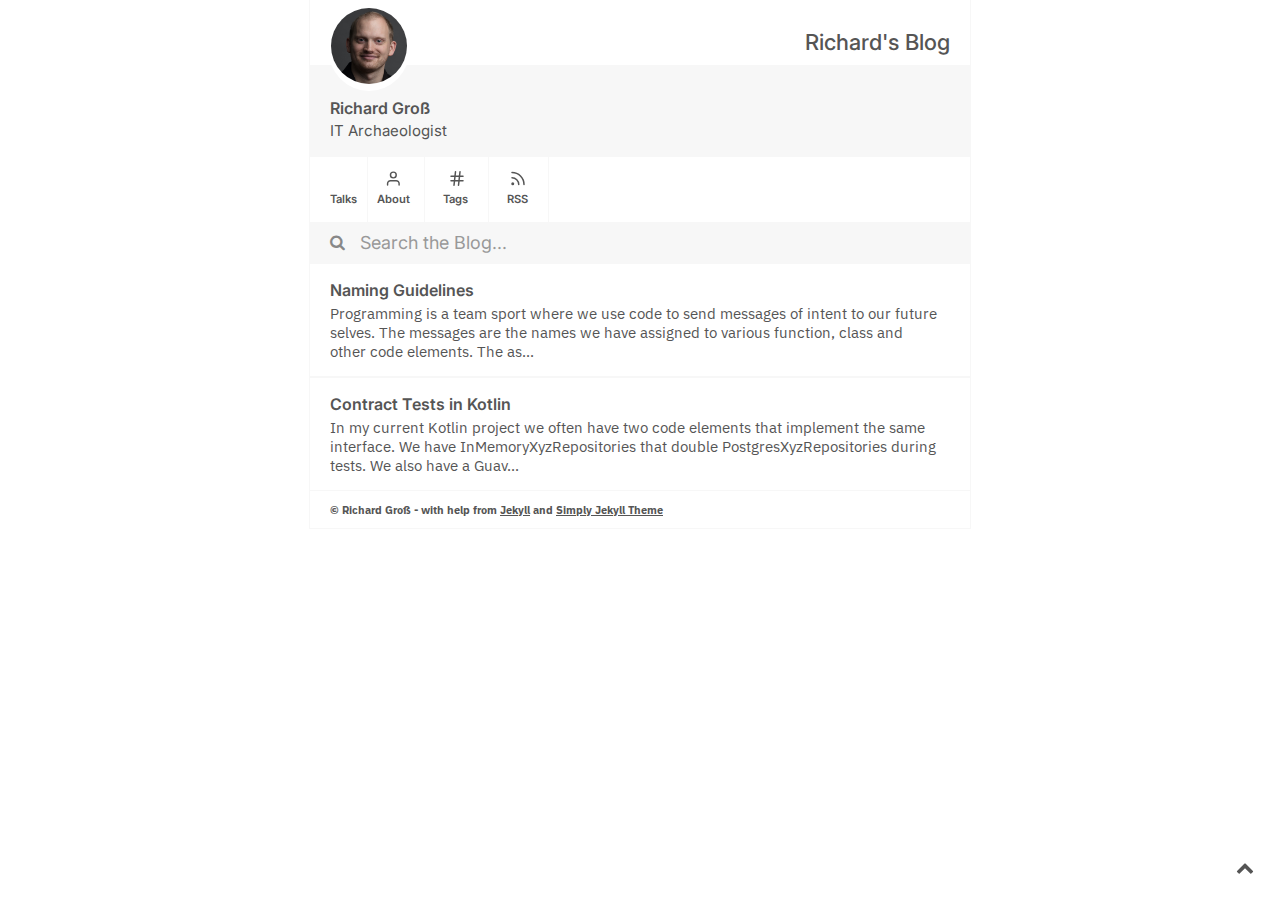
<file: index.html>
<!DOCTYPE html>
<html lang="en">
<head>
    <meta content="width=device-width, initial-scale=1" name="viewport" />
    <meta content="Knowledge Continuum" property="og:site_name"/>
    <meta content="A non-linear thread of important ideas weaved together to explore and understand the fabric of knowledge." property="og:description">
    <meta content="/about/" property="article:author"><meta content="website" property="og:type">
    <meta content="/" property="og:url"><title>Richard's Blog</title>

    <link rel="canonical" href="/"/>
    <link rel="apple-touch-icon" href="/assets/img/profile.jpg">
    <link rel="stylesheet" type="text/css" href="https://cdnjs.cloudflare.com/ajax/libs/font-awesome/4.7.0/css/font-awesome.css"/>

    <link rel="icon" href="/assets/img/favicon.ico" type="image/png" sizes="16x16"/>
    <link href="/assets/css/style.css" rel="stylesheet" media="all" class="default"/>

    <!--[if IE]>
        <link href="/assets/css/ie-target.css" rel="stylesheet" type="text/css"/>
    <![endif]-->
    <!--<link href="/assets/css/prism.css" rel="stylesheet" />-->
    <link rel="alternate" type="application/rss+xml" href="/feed.xml">
</head>

<body>
    <div class="container">                    
        <div class = "box"><header>
    <div class="dashboard disable-select">
        <div class="site-heading profile-board-col">
           <h4 class="medium"><a href="/">Richard's Blog</a></h4>
        </div>

        <div class="userboard profile-board-col">
            <div class="username">
                <p class="title-sans">Richard Groß</p>
            </div>
            <div class="userdesc">
                <p class="title-sans">IT Archaeologist</p>
            </div>
        </div>
    </div>
    <div class="avatar disable-select">
        <a class="avatar-link" href="/">
            <img src="/assets/img/profile.jpg" class="avatar-img" alt="avatar"/>
        </a>
    </div>

    <!-- Navbar -->
    <div class="main-site-subheader menu disable-select">
        <div class="talks">
            <a style="text-decoration: none;" href="/talks">
                <svg class="icon-talks" width="18" height="19" viewBox="0 0 25 25" fill="none" xmlns="http://www.w3.org/2000/svg"
                     style="fill:none;fill-rule:evenodd;stroke-width:0.264583;stroke:#000000;stroke-opacity:1">
                </svg>
                <p class="home-p">Talks</p>
            </a>
        </div>
        <div class="home">
            <a style="text-decoration: none;" href="/about">
                <svg class="icon-home" width="18" height="19" viewBox="0 0 25 25" fill="none" xmlns="http://www.w3.org/2000/svg">
                    <path d="M20.9777 21.6138V19.6138C20.9777 18.553 20.5563 17.5356 19.8061 16.7854C19.056 16.0353 18.0386 15.6138 16.9777 15.6138H8.97768C7.91682 15.6138 6.8994 16.0353 6.14926 16.7854C5.39911 17.5356 4.97768 18.553 4.97768 19.6138V21.6138"  stroke-width="2" stroke-linecap="round" stroke-linejoin="round"/>
                    <path d="M12.9777 11.6138C15.1868 11.6138 16.9777 9.82298 16.9777 7.61385C16.9777 5.40471 15.1868 3.61385 12.9777 3.61385C10.7685 3.61385 8.97768 5.40471 8.97768 7.61385C8.97768 9.82298 10.7685 11.6138 12.9777 11.6138Z" stroke-width="2" stroke-linecap="round" stroke-linejoin="round"/>
                </svg>
                <p class="home-p">About</p>  
            </a>
        </div>
        <div class="categories">
            <a style="text-decoration: none;" href="/tags">
            <svg class="icon-category" width="18" height="19" viewBox="0 0 24 25" fill="none" xmlns="http://www.w3.org/2000/svg">
                <path d="M4 9.5H20"  stroke-width="2" stroke-linecap="round" stroke-linejoin="round"/>
                <path d="M4 15.5H20"  stroke-width="2" stroke-linecap="round" stroke-linejoin="round"/>
                <path d="M10 3.5L8 21.5"  stroke-width="2" stroke-linecap="round" stroke-linejoin="round"/>
                <path d="M16 3.5L14 21.5"  stroke-width="2" stroke-linecap="round" stroke-linejoin="round"/>
            </svg>                               
            <p class="categories-p">Tags</p>
            </a>
        </div>
        <div class="rss">
            <a style="text-decoration: none;" href="/feed.xml">
                <svg class="icon-rss" width="18" height="19" viewBox="0 0 24 25" fill="none" xmlns="http://www.w3.org/2000/svg">
                    <path d="M4 11.5C6.38695 11.5 8.67613 12.4482 10.364 14.136C12.0518 15.8239 13 18.1131 13 20.5"  stroke-width="2" stroke-linecap="round" stroke-linejoin="round"/>
                    <path d="M4 4.5C8.24346 4.5 12.3131 6.18571 15.3137 9.18629C18.3143 12.1869 20 16.2565 20 20.5"  stroke-width="2" stroke-linecap="round" stroke-linejoin="round"/>
                    <path d="M5 20.5C5.55228 20.5 6 20.0523 6 19.5C6 18.9477 5.55228 18.5 5 18.5C4.44772 18.5 4 18.9477 4 19.5C4 20.0523 4.44772 20.5 5 20.5Z"  stroke-width="2" stroke-linecap="round" stroke-linejoin="round"/>
                </svg>    
            <p class="rss-p">RSS</p>
            </a>
        </div>
    </div>
    <div class="searchbar search-container">
        <i class="fa fa-search" aria-hidden="true"></i>
        <label for="search-input"></label>
        <input type="text" oninput="changeResultContainerDisp(this.value)" id="search-input" autocomplete="off" placeholder="Search the Blog..."/>
        <ul id="results-container"></ul>
    </div>
    <script src="/assets/js/simple-jekyll-search.min.js"></script>
    <script>
        function changeResultContainerDisp(val) {
            if (val) {
                document.getElementById("results-container").style.display = "block";
                document.getElementById("search-input").addEventListener('blur', function() {
                    document.addEventListener('click', function(event) {
                        var isClickInside = document.getElementById("results-container").contains(event.target);
                        if (!isClickInside) {
                            document.getElementById("results-container").style.display = "none";
                        }
                    })
                }) 
            }  else {
                document.getElementById("results-container").style.display = "none";
            }
        }
        var sjs = SimpleJekyllSearch({
                    searchInput: document.getElementById('search-input'),
                    resultsContainer: document.getElementById('results-container'),
                    json: '/search.json',
                    searchResultTemplate: '<li class="search_res" style="list-style: none;"><a href="{url}" style="text-decoration: none; color: #555555;"><p style="font-size: 1.0rem; font-family: "Inter !important"; font-weight: 600;">{title}</p></a></li>',
                    noResultsText: 'No results found',
                    fuzzy: false,
                    limit: 4
                    })   
    </script></header><div class="feed-title-excerpt-block disable-select" data-url="/posts/Naming-Guidelines">
            <a href="/posts/Naming-Guidelines" style="text-decoration: none; color: #555555;"><p class="feed-title">Naming Guidelines</p><p class="feed-excerpt">Programming is a team sport where we use code to send messages of intent to our future selves.
The messages are the names we have assigned to various function, class and other code elements.
The as...</p>
            </a>
        </div><div class="feed-title-excerpt-block disable-select" data-url="/posts/Contract-Tests-in-Kotlin">
            <a href="/posts/Contract-Tests-in-Kotlin" style="text-decoration: none; color: #555555;"><p class="feed-title">Contract Tests in Kotlin</p><p class="feed-excerpt">In my current Kotlin project we often have two code elements that implement the same interface.
We have InMemoryXyzRepositories that double PostgresXyzRepositories during tests.
We also have a Guav...</p>
            </a>
        </div><div id="copyright">
    <p id="copyright-notice">© Richard Groß
         - with help from <a href="https://jekyllrb.com/">Jekyll</a>
        and <a href="https://github.com/raghuveerdotnet/simply-jekyll">Simply Jekyll Theme</a></p>
</div> </div>
        <button class="scroll-to-top" id="scroll-to-top"><i class="fa fa-chevron-up"></i></button>
    </div>
    <script type="text/javascript" async src="https://cdn.mathjax.org/mathjax/latest/MathJax.js?config=TeX-MML-AM_CHTML"></script>
    <script>
        document.getElementById("scroll-to-top").addEventListener("click", function() {
            window.scrollTo({top: 0, left: 0, behavior: 'smooth'});
        });
    </script><nav class="context-menu" id="context-menu">
    <ul class="context-menu__items">
      <li class="context-menu__item">
            <a href="#" class="context-menu__link" data-action="backlinks">
              View Linked References
            </a>
      </li>
      <li class="context-menu__item">
            <a href="#" class="context-menu__link" data-action="related-posts">
              View Related Posts
            </a>
      </li>
      <li class="context-menu__item">
        <a href="#" class="context-menu__link" data-action="new-tab">
          Open in new tab
        </a>
      </li>
    </ul>
</nav>
<nav class="context-menu-res" id="context-menu-res">
</nav>
<script src="/assets/js/contextmenu.js"></script></body>
</html>
</file>
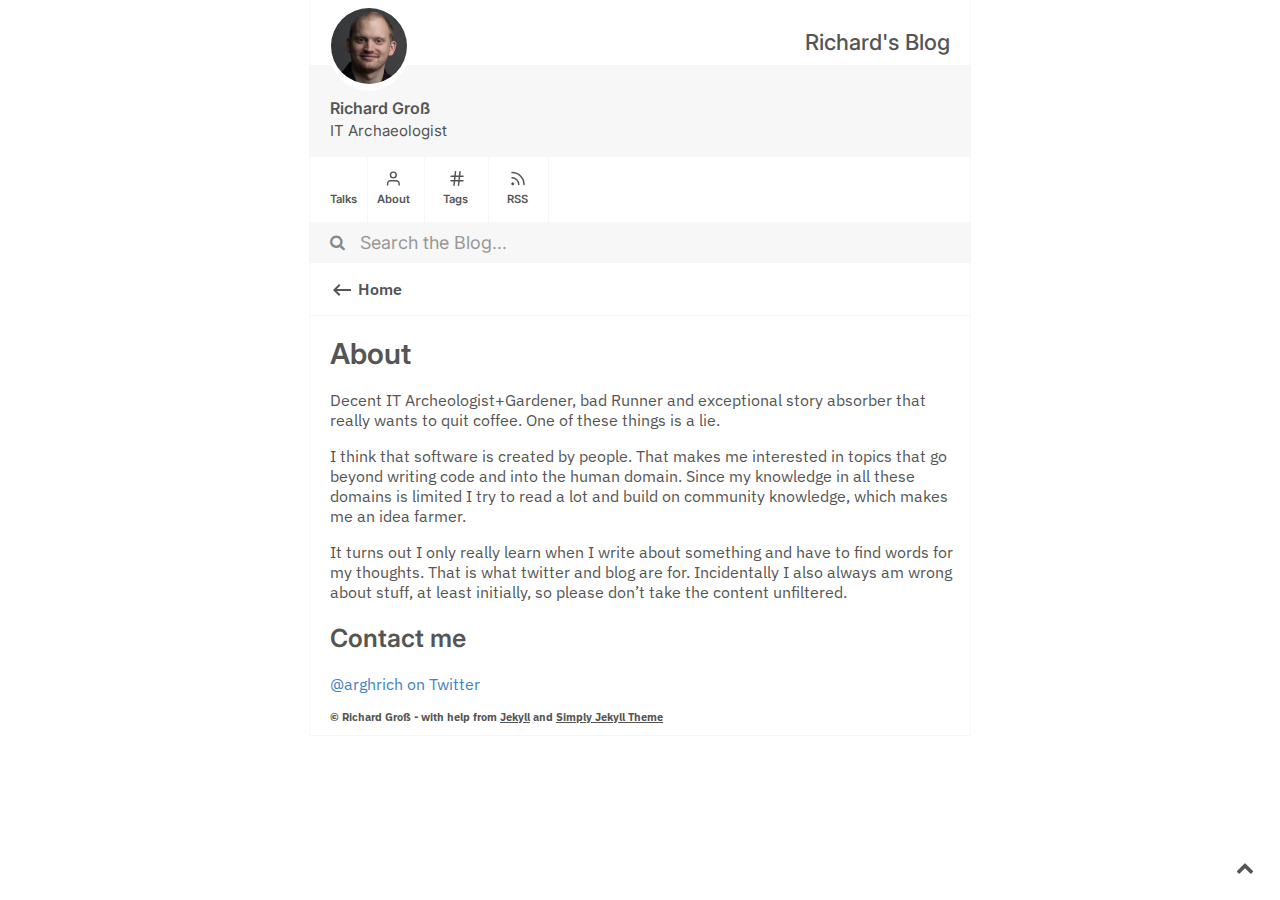
<file: about/index.html>
<!DOCTYPE html>
<html lang="en">
<head>
    <meta content="width=device-width, initial-scale=1" name="viewport" />
    <meta content="Knowledge Continuum" property="og:site_name"/>
    <meta content="A non-linear thread of important ideas weaved together to explore and understand the fabric of knowledge." property="og:description">
    <meta content="/about/" property="article:author"><meta content="About" property="og:title">
    <meta content="article" property="og:type">
    <meta content="/about/" property="og:url"><title>Richard's Blog</title>

    <link rel="canonical" href="/about/"/>
    <link rel="apple-touch-icon" href="/assets/img/profile.jpg">
    <link rel="stylesheet" type="text/css" href="https://cdnjs.cloudflare.com/ajax/libs/font-awesome/4.7.0/css/font-awesome.css"/>

    <link rel="icon" href="/assets/img/favicon.ico" type="image/png" sizes="16x16"/>
    <link href="/assets/css/style.css" rel="stylesheet" media="all" class="default"/>

    <!--[if IE]>
        <link href="/assets/css/ie-target.css" rel="stylesheet" type="text/css"/>
    <![endif]-->
    <!--<link href="/assets/css/prism.css" rel="stylesheet" />-->
    <link rel="alternate" type="application/rss+xml" href="/feed.xml">
</head>

<body>
    <div class="container">                    
        <div class = "box"><header>
    <div class="dashboard disable-select">
        <div class="site-heading profile-board-col">
           <h4 class="medium"><a href="/">Richard's Blog</a></h4>
        </div>

        <div class="userboard profile-board-col">
            <div class="username">
                <p class="title-sans">Richard Groß</p>
            </div>
            <div class="userdesc">
                <p class="title-sans">IT Archaeologist</p>
            </div>
        </div>
    </div>
    <div class="avatar disable-select">
        <a class="avatar-link" href="/">
            <img src="/assets/img/profile.jpg" class="avatar-img" alt="avatar"/>
        </a>
    </div>

    <!-- Navbar -->
    <div class="main-site-subheader menu disable-select">
        <div class="talks">
            <a style="text-decoration: none;" href="/talks">
                <svg class="icon-talks" width="18" height="19" viewBox="0 0 25 25" fill="none" xmlns="http://www.w3.org/2000/svg"
                     style="fill:none;fill-rule:evenodd;stroke-width:0.264583;stroke:#000000;stroke-opacity:1">
                </svg>
                <p class="home-p">Talks</p>
            </a>
        </div>
        <div class="home">
            <a style="text-decoration: none;" href="/about">
                <svg class="icon-home" width="18" height="19" viewBox="0 0 25 25" fill="none" xmlns="http://www.w3.org/2000/svg">
                    <path d="M20.9777 21.6138V19.6138C20.9777 18.553 20.5563 17.5356 19.8061 16.7854C19.056 16.0353 18.0386 15.6138 16.9777 15.6138H8.97768C7.91682 15.6138 6.8994 16.0353 6.14926 16.7854C5.39911 17.5356 4.97768 18.553 4.97768 19.6138V21.6138"  stroke-width="2" stroke-linecap="round" stroke-linejoin="round"/>
                    <path d="M12.9777 11.6138C15.1868 11.6138 16.9777 9.82298 16.9777 7.61385C16.9777 5.40471 15.1868 3.61385 12.9777 3.61385C10.7685 3.61385 8.97768 5.40471 8.97768 7.61385C8.97768 9.82298 10.7685 11.6138 12.9777 11.6138Z" stroke-width="2" stroke-linecap="round" stroke-linejoin="round"/>
                </svg>
                <p class="home-p">About</p>  
            </a>
        </div>
        <div class="categories">
            <a style="text-decoration: none;" href="/tags">
            <svg class="icon-category" width="18" height="19" viewBox="0 0 24 25" fill="none" xmlns="http://www.w3.org/2000/svg">
                <path d="M4 9.5H20"  stroke-width="2" stroke-linecap="round" stroke-linejoin="round"/>
                <path d="M4 15.5H20"  stroke-width="2" stroke-linecap="round" stroke-linejoin="round"/>
                <path d="M10 3.5L8 21.5"  stroke-width="2" stroke-linecap="round" stroke-linejoin="round"/>
                <path d="M16 3.5L14 21.5"  stroke-width="2" stroke-linecap="round" stroke-linejoin="round"/>
            </svg>                               
            <p class="categories-p">Tags</p>
            </a>
        </div>
        <div class="rss">
            <a style="text-decoration: none;" href="/feed.xml">
                <svg class="icon-rss" width="18" height="19" viewBox="0 0 24 25" fill="none" xmlns="http://www.w3.org/2000/svg">
                    <path d="M4 11.5C6.38695 11.5 8.67613 12.4482 10.364 14.136C12.0518 15.8239 13 18.1131 13 20.5"  stroke-width="2" stroke-linecap="round" stroke-linejoin="round"/>
                    <path d="M4 4.5C8.24346 4.5 12.3131 6.18571 15.3137 9.18629C18.3143 12.1869 20 16.2565 20 20.5"  stroke-width="2" stroke-linecap="round" stroke-linejoin="round"/>
                    <path d="M5 20.5C5.55228 20.5 6 20.0523 6 19.5C6 18.9477 5.55228 18.5 5 18.5C4.44772 18.5 4 18.9477 4 19.5C4 20.0523 4.44772 20.5 5 20.5Z"  stroke-width="2" stroke-linecap="round" stroke-linejoin="round"/>
                </svg>    
            <p class="rss-p">RSS</p>
            </a>
        </div>
    </div>
    <div class="searchbar search-container">
        <i class="fa fa-search" aria-hidden="true"></i>
        <label for="search-input"></label>
        <input type="text" oninput="changeResultContainerDisp(this.value)" id="search-input" autocomplete="off" placeholder="Search the Blog..."/>
        <ul id="results-container"></ul>
    </div>
    <script src="/assets/js/simple-jekyll-search.min.js"></script>
    <script>
        function changeResultContainerDisp(val) {
            if (val) {
                document.getElementById("results-container").style.display = "block";
                document.getElementById("search-input").addEventListener('blur', function() {
                    document.addEventListener('click', function(event) {
                        var isClickInside = document.getElementById("results-container").contains(event.target);
                        if (!isClickInside) {
                            document.getElementById("results-container").style.display = "none";
                        }
                    })
                }) 
            }  else {
                document.getElementById("results-container").style.display = "none";
            }
        }
        var sjs = SimpleJekyllSearch({
                    searchInput: document.getElementById('search-input'),
                    resultsContainer: document.getElementById('results-container'),
                    json: '/search.json',
                    searchResultTemplate: '<li class="search_res" style="list-style: none;"><a href="{url}" style="text-decoration: none; color: #555555;"><p style="font-size: 1.0rem; font-family: "Inter !important"; font-weight: 600;">{title}</p></a></li>',
                    noResultsText: 'No results found',
                    fuzzy: false,
                    limit: 4
                    })   
    </script><div class="main-site-subheader disable-select" id="scroll-head" onclick="window.location.assign('/');">
        <div class="back-icon">
            <svg class="ripple" xmlns="http://www.w3.org/2000/svg" height="24" viewBox="0 0 24 24" width="24">
                <path d="M0 0h24v24H0z" fill="none"/>
                <path d="M21 11H6.83l3.58-3.59L9 6l-6 6 6 6 1.41-1.41L6.83 13H21z"/>
            </svg>
        </div>
        <p class="back-p">Home</p>    
    </div></header><main>
                <h1>About</h1><!-- Parse internal links, external links, transclusions etc and manipuate the content to reflect it accordingly --><div class="content"><div class="paragraph">
<p>Decent IT Archeologist+Gardener, bad Runner and exceptional story absorber that really wants to quit coffee. One of these things is a lie.</p>
</div>
<div class="paragraph">
<p>I think that software is created by people. That makes me interested in topics that go beyond writing code and into the human domain. Since my knowledge in all these domains is limited I try to read a lot and build on community knowledge, which makes me an idea farmer.</p>
</div>
<div class="paragraph">
<p>It turns out I only really learn when I write about something and have to find words for my thoughts. That is what twitter and blog are for. Incidentally I also always am wrong about stuff, at least initially, so please don&#8217;t take the content unfiltered.</p>
</div>
<div class="sect1">
<h2 id="contact-me">Contact me</h2>
<div class="sectionbody">
<div class="paragraph">
<p><a href="https://twitter.com/arghrich">@arghrich on Twitter</a></p>
</div>
</div>
</div>
</div><!-- Add backlinks to the current page --></main><div id="copyright">
    <p id="copyright-notice">© Richard Groß
         - with help from <a href="https://jekyllrb.com/">Jekyll</a>
        and <a href="https://github.com/raghuveerdotnet/simply-jekyll">Simply Jekyll Theme</a></p>
</div> </div>
        <button class="scroll-to-top" id="scroll-to-top"><i class="fa fa-chevron-up"></i></button>
    </div>
    <script type="text/javascript" async src="https://cdn.mathjax.org/mathjax/latest/MathJax.js?config=TeX-MML-AM_CHTML"></script>
    <script>
        document.getElementById("scroll-to-top").addEventListener("click", function() {
            window.scrollTo({top: 0, left: 0, behavior: 'smooth'});
        });
    </script></body>
</html>
</file>
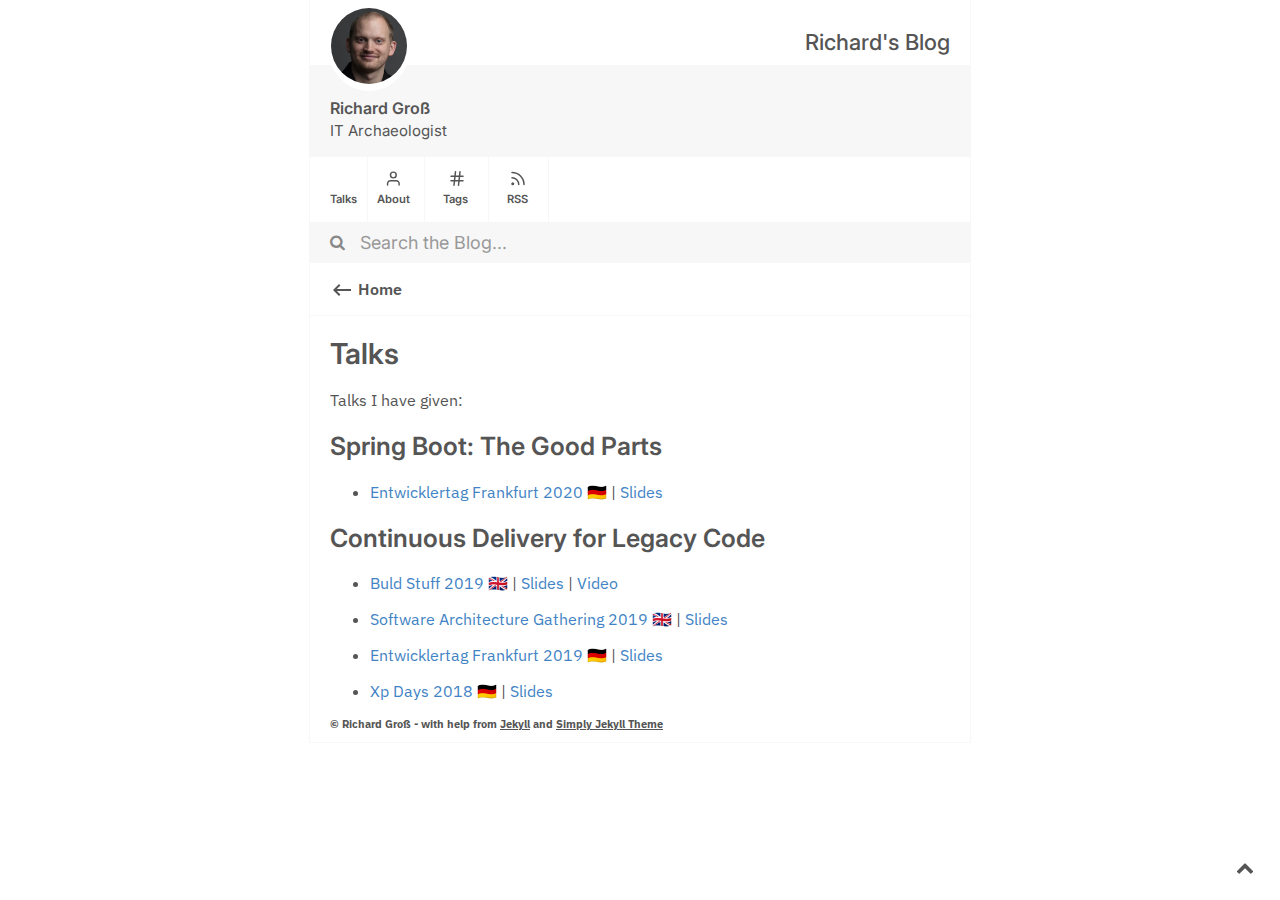
<file: talks/index.html>
<!DOCTYPE html>
<html lang="en">
<head>
    <meta content="width=device-width, initial-scale=1" name="viewport" />
    <meta content="Knowledge Continuum" property="og:site_name"/>
    <meta content="A non-linear thread of important ideas weaved together to explore and understand the fabric of knowledge." property="og:description">
    <meta content="/about/" property="article:author"><meta content="Talks" property="og:title">
    <meta content="article" property="og:type">
    <meta content="/talks/" property="og:url"><title>Richard's Blog</title>

    <link rel="canonical" href="/talks/"/>
    <link rel="apple-touch-icon" href="/assets/img/profile.jpg">
    <link rel="stylesheet" type="text/css" href="https://cdnjs.cloudflare.com/ajax/libs/font-awesome/4.7.0/css/font-awesome.css"/>

    <link rel="icon" href="/assets/img/favicon.ico" type="image/png" sizes="16x16"/>
    <link href="/assets/css/style.css" rel="stylesheet" media="all" class="default"/>

    <!--[if IE]>
        <link href="/assets/css/ie-target.css" rel="stylesheet" type="text/css"/>
    <![endif]-->
    <!--<link href="/assets/css/prism.css" rel="stylesheet" />-->
    <link rel="alternate" type="application/rss+xml" href="/feed.xml">
</head>

<body>
    <div class="container">                    
        <div class = "box"><header>
    <div class="dashboard disable-select">
        <div class="site-heading profile-board-col">
           <h4 class="medium"><a href="/">Richard's Blog</a></h4>
        </div>

        <div class="userboard profile-board-col">
            <div class="username">
                <p class="title-sans">Richard Groß</p>
            </div>
            <div class="userdesc">
                <p class="title-sans">IT Archaeologist</p>
            </div>
        </div>
    </div>
    <div class="avatar disable-select">
        <a class="avatar-link" href="/">
            <img src="/assets/img/profile.jpg" class="avatar-img" alt="avatar"/>
        </a>
    </div>

    <!-- Navbar -->
    <div class="main-site-subheader menu disable-select">
        <div class="talks">
            <a style="text-decoration: none;" href="/talks">
                <svg class="icon-talks" width="18" height="19" viewBox="0 0 25 25" fill="none" xmlns="http://www.w3.org/2000/svg"
                     style="fill:none;fill-rule:evenodd;stroke-width:0.264583;stroke:#000000;stroke-opacity:1">
                </svg>
                <p class="home-p">Talks</p>
            </a>
        </div>
        <div class="home">
            <a style="text-decoration: none;" href="/about">
                <svg class="icon-home" width="18" height="19" viewBox="0 0 25 25" fill="none" xmlns="http://www.w3.org/2000/svg">
                    <path d="M20.9777 21.6138V19.6138C20.9777 18.553 20.5563 17.5356 19.8061 16.7854C19.056 16.0353 18.0386 15.6138 16.9777 15.6138H8.97768C7.91682 15.6138 6.8994 16.0353 6.14926 16.7854C5.39911 17.5356 4.97768 18.553 4.97768 19.6138V21.6138"  stroke-width="2" stroke-linecap="round" stroke-linejoin="round"/>
                    <path d="M12.9777 11.6138C15.1868 11.6138 16.9777 9.82298 16.9777 7.61385C16.9777 5.40471 15.1868 3.61385 12.9777 3.61385C10.7685 3.61385 8.97768 5.40471 8.97768 7.61385C8.97768 9.82298 10.7685 11.6138 12.9777 11.6138Z" stroke-width="2" stroke-linecap="round" stroke-linejoin="round"/>
                </svg>
                <p class="home-p">About</p>  
            </a>
        </div>
        <div class="categories">
            <a style="text-decoration: none;" href="/tags">
            <svg class="icon-category" width="18" height="19" viewBox="0 0 24 25" fill="none" xmlns="http://www.w3.org/2000/svg">
                <path d="M4 9.5H20"  stroke-width="2" stroke-linecap="round" stroke-linejoin="round"/>
                <path d="M4 15.5H20"  stroke-width="2" stroke-linecap="round" stroke-linejoin="round"/>
                <path d="M10 3.5L8 21.5"  stroke-width="2" stroke-linecap="round" stroke-linejoin="round"/>
                <path d="M16 3.5L14 21.5"  stroke-width="2" stroke-linecap="round" stroke-linejoin="round"/>
            </svg>                               
            <p class="categories-p">Tags</p>
            </a>
        </div>
        <div class="rss">
            <a style="text-decoration: none;" href="/feed.xml">
                <svg class="icon-rss" width="18" height="19" viewBox="0 0 24 25" fill="none" xmlns="http://www.w3.org/2000/svg">
                    <path d="M4 11.5C6.38695 11.5 8.67613 12.4482 10.364 14.136C12.0518 15.8239 13 18.1131 13 20.5"  stroke-width="2" stroke-linecap="round" stroke-linejoin="round"/>
                    <path d="M4 4.5C8.24346 4.5 12.3131 6.18571 15.3137 9.18629C18.3143 12.1869 20 16.2565 20 20.5"  stroke-width="2" stroke-linecap="round" stroke-linejoin="round"/>
                    <path d="M5 20.5C5.55228 20.5 6 20.0523 6 19.5C6 18.9477 5.55228 18.5 5 18.5C4.44772 18.5 4 18.9477 4 19.5C4 20.0523 4.44772 20.5 5 20.5Z"  stroke-width="2" stroke-linecap="round" stroke-linejoin="round"/>
                </svg>    
            <p class="rss-p">RSS</p>
            </a>
        </div>
    </div>
    <div class="searchbar search-container">
        <i class="fa fa-search" aria-hidden="true"></i>
        <label for="search-input"></label>
        <input type="text" oninput="changeResultContainerDisp(this.value)" id="search-input" autocomplete="off" placeholder="Search the Blog..."/>
        <ul id="results-container"></ul>
    </div>
    <script src="/assets/js/simple-jekyll-search.min.js"></script>
    <script>
        function changeResultContainerDisp(val) {
            if (val) {
                document.getElementById("results-container").style.display = "block";
                document.getElementById("search-input").addEventListener('blur', function() {
                    document.addEventListener('click', function(event) {
                        var isClickInside = document.getElementById("results-container").contains(event.target);
                        if (!isClickInside) {
                            document.getElementById("results-container").style.display = "none";
                        }
                    })
                }) 
            }  else {
                document.getElementById("results-container").style.display = "none";
            }
        }
        var sjs = SimpleJekyllSearch({
                    searchInput: document.getElementById('search-input'),
                    resultsContainer: document.getElementById('results-container'),
                    json: '/search.json',
                    searchResultTemplate: '<li class="search_res" style="list-style: none;"><a href="{url}" style="text-decoration: none; color: #555555;"><p style="font-size: 1.0rem; font-family: "Inter !important"; font-weight: 600;">{title}</p></a></li>',
                    noResultsText: 'No results found',
                    fuzzy: false,
                    limit: 4
                    })   
    </script><div class="main-site-subheader disable-select" id="scroll-head" onclick="window.location.assign('/');">
        <div class="back-icon">
            <svg class="ripple" xmlns="http://www.w3.org/2000/svg" height="24" viewBox="0 0 24 24" width="24">
                <path d="M0 0h24v24H0z" fill="none"/>
                <path d="M21 11H6.83l3.58-3.59L9 6l-6 6 6 6 1.41-1.41L6.83 13H21z"/>
            </svg>
        </div>
        <p class="back-p">Home</p>    
    </div></header><main>
                <h1>Talks</h1><!-- Parse internal links, external links, transclusions etc and manipuate the content to reflect it accordingly --><div class="content"><div class="paragraph">
<p>Talks I have given:</p>
</div>
<div class="sect1">
<h2 id="spring-boot-the-good-parts">Spring Boot: The Good Parts</h2>
<div class="sectionbody">
<div class="ulist">
<ul>
<li>
<p><a href="https://entwicklertag.de/frankfurt/2020/spring-boot-%E2%80%93-good-parts-kotlin-level-beginner">Entwicklertag Frankfurt 2020 🇩🇪</a> | <a href="https://speakerdeck.com/richargh/spring-boot-the-good-parts-de-entwicklertag-2020">Slides</a></p>
</li>
</ul>
</div>
</div>
</div>
<div class="sect1">
<h2 id="continuous-delivery-for-legacy-code">Continuous Delivery for Legacy Code</h2>
<div class="sectionbody">
<div class="ulist">
<ul>
<li>
<p><a href="https://buildstuff2019.sched.com/event/UzgO/richard-gross-continuous-delivery-for-legacy-code">Buld Stuff 2019 🇬🇧</a> | <a href="https://speakerdeck.com/richargh/continuous-delivery-for-legacy-code">Slides</a> | <a href="https://www.youtube.com/watch?v=AaexmSPQVpU">Video</a></p>
</li>
<li>
<p><a href="https://www.the-architecture-gathering.de/programm/programm-details/1394/cd-for-legacy-code/">Software Architecture Gathering 2019 🇬🇧</a> | <a href="https://speakerdeck.com/richargh/cd-for-legacy-code">Slides</a></p>
</li>
<li>
<p><a href="https://entwicklertag.de/frankfurt/2019/continuous-delivery-für-legacy-systeme">Entwicklertag Frankfurt 2019 🇩🇪</a> | <a href="https://speakerdeck.com/richargh/continuous-delivery-fur-legacy-systeme-b1e871da-0151-45e1-9398-29604fca0218">Slides</a></p>
</li>
<li>
<p><a href="https://www.xpdays.de/2018/sessions/142-continuous-delivery-fuer-legacy-systeme.html">Xp Days 2018 🇩🇪</a> | <a href="https://speakerdeck.com/richargh/continuous-delivery-fur-legacy-systeme">Slides</a></p>
</li>
</ul>
</div>
</div>
</div>
</div><!-- Add backlinks to the current page --></main><div id="copyright">
    <p id="copyright-notice">© Richard Groß
         - with help from <a href="https://jekyllrb.com/">Jekyll</a>
        and <a href="https://github.com/raghuveerdotnet/simply-jekyll">Simply Jekyll Theme</a></p>
</div> </div>
        <button class="scroll-to-top" id="scroll-to-top"><i class="fa fa-chevron-up"></i></button>
    </div>
    <script type="text/javascript" async src="https://cdn.mathjax.org/mathjax/latest/MathJax.js?config=TeX-MML-AM_CHTML"></script>
    <script>
        document.getElementById("scroll-to-top").addEventListener("click", function() {
            window.scrollTo({top: 0, left: 0, behavior: 'smooth'});
        });
    </script></body>
</html>
</file>
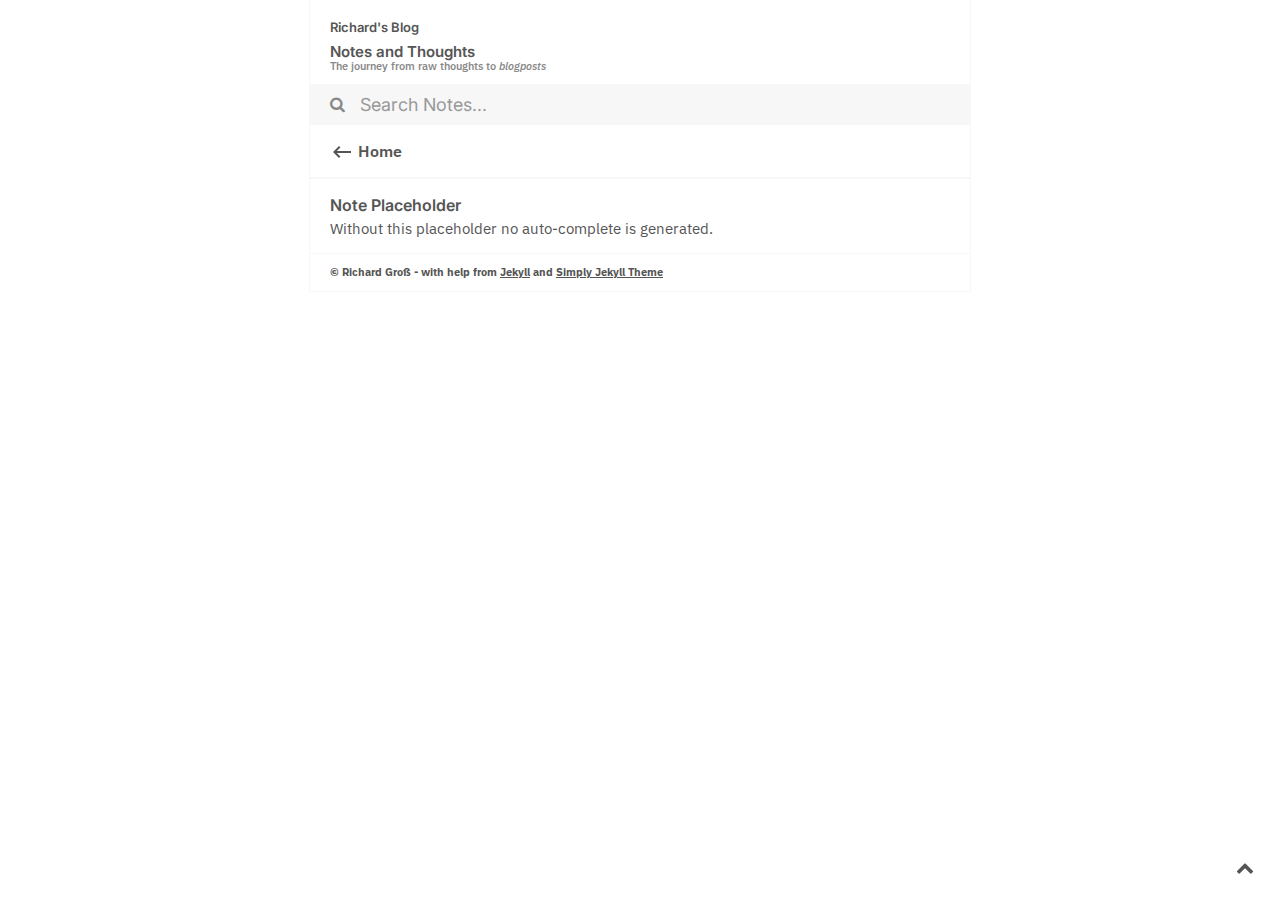
<file: notes.html>
<!DOCTYPE html>
<html lang="en">
<head>
    <meta content="width=device-width, initial-scale=1" name="viewport" />
    <meta content="Knowledge Continuum" property="og:site_name"/>
    <meta content="A non-linear thread of important ideas weaved together to explore and understand the fabric of knowledge." property="og:description">
    <meta content="/about/" property="article:author"><meta content="website" property="og:type">
    <meta content="/notes" property="og:url"><title>Richard's Blog</title>

    <link rel="canonical" href="/notes"/>
    <link rel="apple-touch-icon" href="/assets/img/profile.jpg">
    <link rel="stylesheet" type="text/css" href="https://cdnjs.cloudflare.com/ajax/libs/font-awesome/4.7.0/css/font-awesome.css"/>

    <link rel="icon" href="/assets/img/favicon.ico" type="image/png" sizes="16x16"/>
    <link href="/assets/css/style.css" rel="stylesheet" media="all" class="default"/>

    <!--[if IE]>
        <link href="/assets/css/ie-target.css" rel="stylesheet" type="text/css"/>
    <![endif]-->
    <!--<link href="/assets/css/prism.css" rel="stylesheet" />-->
    <link rel="alternate" type="application/rss+xml" href="/feed.xml">
</head>

<body>
    <div class="container">                    
        <div class = "box"><header>
    <div class="notes-page-subheader disable-select">
        <div class="notes-page-site-heading">
            <p><a href="/index.html">Richard's Blog</a></p>
        </div>
        
        <div class="notes-page-main-heading">
            <p class="notes-page-heading"><a href="/notes">Notes and Thoughts</a></p>
            <p class="notes-page-tagline">The journey from raw thoughts to <a href="/">blogposts</a></p>
        </div>
    </div>
    <div class="searchbar search-container">
        <i class="fa fa-search" aria-hidden="true"></i>
        <label for="search-input"></label>
        <input type="text" oninput="changeResultContainerDisp(this.value)" id="search-input" autocomplete="off" placeholder="Search Notes..."/>
        <ul id="results-container"></ul>
    </div>
    <script src="/assets/js/simple-jekyll-search.min.js"></script>
    <script>
        function changeResultContainerDisp(val) {
            if (val) {
                document.getElementById("results-container").style.display = "block";
                document.getElementById("search-input").addEventListener('blur', function() {
                    document.addEventListener('click', function(event) {
                        var isClickInside = document.getElementById("results-container").contains(event.target);
                        if (!isClickInside) {
                            document.getElementById("results-container").style.display = "none";
                        }
                    })
                }) 
            }  else {
                document.getElementById("results-container").style.display = "none";
            }
        }
        var sjs = SimpleJekyllSearch({
                    searchInput: document.getElementById('search-input'),
                    resultsContainer: document.getElementById('results-container'),
                    json: '/search_notes.json',
                    searchResultTemplate: '<li class="search_res" style="list-style: none;"><a href="{url}" style="text-decoration: none; color: #333333;"><p style="font-size: 1.0rem; font-family: "Inter !important"; font-weight: 600;">{title}</p></a></li>',
                    noResultsText: 'No results found',
                    fuzzy: false,
                    limit: 4
                    })   
    </script><div class="notes-page-subheader disable-select" id="scroll-head" onclick="window.location.assign('/');">
        <div class="back-icon">
            <svg class="ripple" xmlns="http://www.w3.org/2000/svg" height="24" viewBox="0 0 24 24" width="24">
                <path d="M0 0h24v24H0z" fill="none"/>
                <path d="M21 11H6.83l3.58-3.59L9 6l-6 6 6 6 1.41-1.41L6.83 13H21z"/>
            </svg>
        </div>
        <p class="back-p">Home</p>
    </div></header><div class="feed-title-excerpt-block disable-select" data-url="/notes/Note-Placeholder">
        <a href="/notes/Note-Placeholder" style="text-decoration: none; color: #333333;">
        <p class="feed-title">Note Placeholder</p>
        <p class="feed-excerpt">Without this placeholder no auto-complete is generated.</p>
        </a>
    </div><div id="copyright">
    <p id="copyright-notice">© Richard Groß
         - with help from <a href="https://jekyllrb.com/">Jekyll</a>
        and <a href="https://github.com/raghuveerdotnet/simply-jekyll">Simply Jekyll Theme</a></p>
</div> </div>
        <button class="scroll-to-top" id="scroll-to-top"><i class="fa fa-chevron-up"></i></button>
    </div>
    <script type="text/javascript" async src="https://cdn.mathjax.org/mathjax/latest/MathJax.js?config=TeX-MML-AM_CHTML"></script>
    <script>
        document.getElementById("scroll-to-top").addEventListener("click", function() {
            window.scrollTo({top: 0, left: 0, behavior: 'smooth'});
        });
    </script><nav class="context-menu" id="context-menu">
    <ul class="context-menu__items">
      <li class="context-menu__item">
            <a href="#" class="context-menu__link" data-action="backlinks">
              View Linked References
            </a>
      </li>
      <li class="context-menu__item">
            <a href="#" class="context-menu__link" data-action="related-posts">
              View Related Posts
            </a>
      </li>
      <li class="context-menu__item">
        <a href="#" class="context-menu__link" data-action="new-tab">
          Open in new tab
        </a>
      </li>
    </ul>
</nav>
<nav class="context-menu-res" id="context-menu-res">
</nav>
<script src="/assets/js/contextmenu.js"></script></body>
</html>
</file>
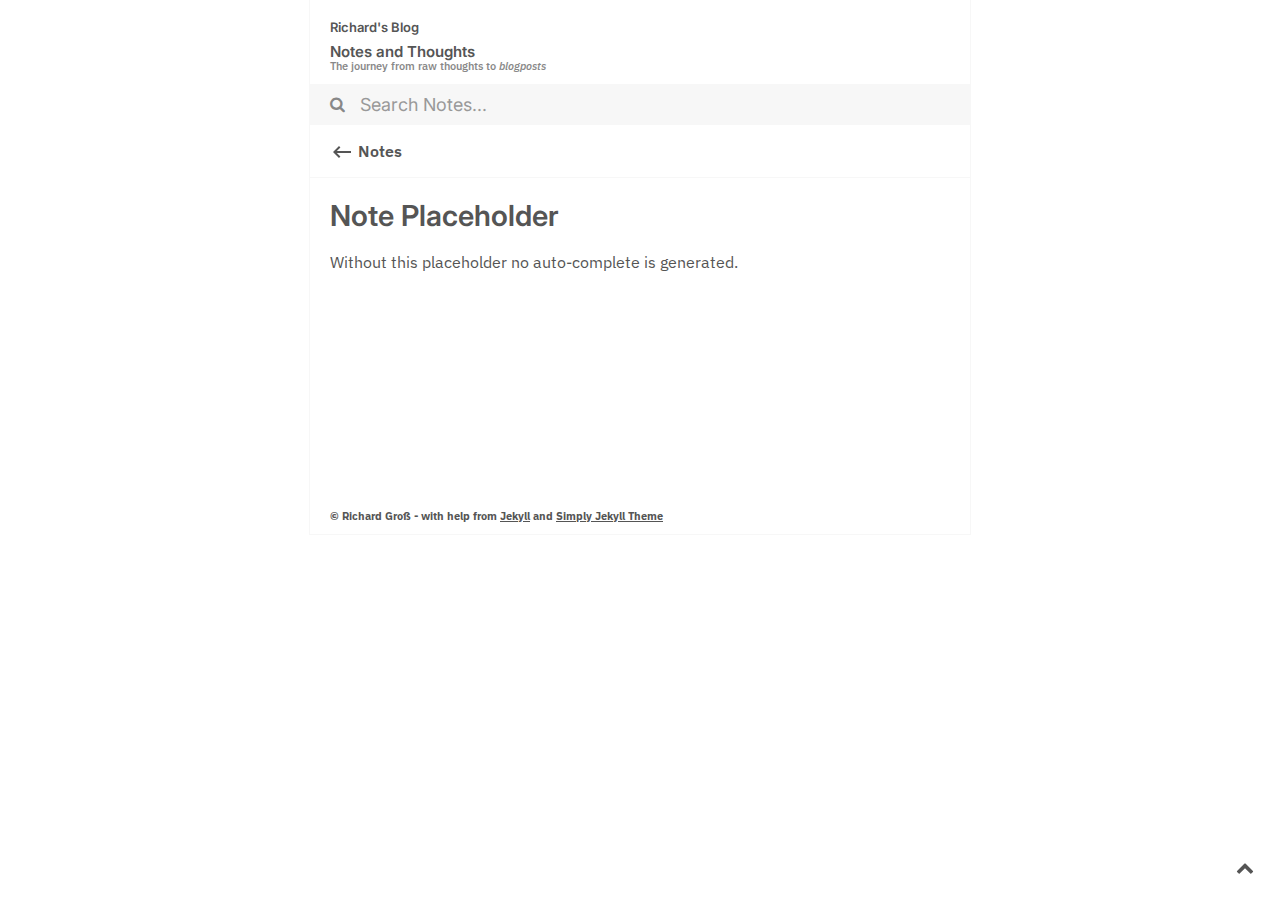
<file: notes/Note-Placeholder.html>
<!DOCTYPE html>
<html lang="en">
<head>
    <meta content="width=device-width, initial-scale=1" name="viewport" />
    <meta content="Knowledge Continuum" property="og:site_name"/>
    <meta content="A non-linear thread of important ideas weaved together to explore and understand the fabric of knowledge." property="og:description">
    <meta content="/about/" property="article:author"><meta content="Note Placeholder" property="og:title">
    <meta content="article" property="og:type">
    <meta content="/notes/Note-Placeholder" property="og:url"><title>Richard's Blog</title>

    <link rel="canonical" href="/notes/Note-Placeholder"/>
    <link rel="apple-touch-icon" href="/assets/img/profile.jpg">
    <link rel="stylesheet" type="text/css" href="https://cdnjs.cloudflare.com/ajax/libs/font-awesome/4.7.0/css/font-awesome.css"/>

    <link rel="icon" href="/assets/img/favicon.ico" type="image/png" sizes="16x16"/>
    <link href="/assets/css/style.css" rel="stylesheet" media="all" class="default"/>

    <!--[if IE]>
        <link href="/assets/css/ie-target.css" rel="stylesheet" type="text/css"/>
    <![endif]-->
    <!--<link href="/assets/css/prism.css" rel="stylesheet" />-->
    <link rel="alternate" type="application/rss+xml" href="/feed.xml">
</head>

<body>
    <div class="container">                    
        <div class = "box"><header>
    <div class="notes-page-subheader disable-select">
        <div class="notes-page-site-heading">
            <p><a href="/index.html">Richard's Blog</a></p>
        </div>
        
        <div class="notes-page-main-heading">
            <p class="notes-page-heading"><a href="/notes">Notes and Thoughts</a></p>
            <p class="notes-page-tagline">The journey from raw thoughts to <a href="/">blogposts</a></p>
        </div>
    </div>
    <div class="searchbar search-container">
        <i class="fa fa-search" aria-hidden="true"></i>
        <label for="search-input"></label>
        <input type="text" oninput="changeResultContainerDisp(this.value)" id="search-input" autocomplete="off" placeholder="Search Notes..."/>
        <ul id="results-container"></ul>
    </div>
    <script src="/assets/js/simple-jekyll-search.min.js"></script>
    <script>
        function changeResultContainerDisp(val) {
            if (val) {
                document.getElementById("results-container").style.display = "block";
                document.getElementById("search-input").addEventListener('blur', function() {
                    document.addEventListener('click', function(event) {
                        var isClickInside = document.getElementById("results-container").contains(event.target);
                        if (!isClickInside) {
                            document.getElementById("results-container").style.display = "none";
                        }
                    })
                }) 
            }  else {
                document.getElementById("results-container").style.display = "none";
            }
        }
        var sjs = SimpleJekyllSearch({
                    searchInput: document.getElementById('search-input'),
                    resultsContainer: document.getElementById('results-container'),
                    json: '/search_notes.json',
                    searchResultTemplate: '<li class="search_res" style="list-style: none;"><a href="{url}" style="text-decoration: none; color: #333333;"><p style="font-size: 1.0rem; font-family: "Inter !important"; font-weight: 600;">{title}</p></a></li>',
                    noResultsText: 'No results found',
                    fuzzy: false,
                    limit: 4
                    })   
    </script><div class="notes-page-subheader disable-select" id="scroll-head" onclick="window.location.assign('/notes');">
        <div class="back-icon">
            <svg class="ripple" xmlns="http://www.w3.org/2000/svg" height="24" viewBox="0 0 24 24" width="24">
                <path d="M0 0h24v24H0z" fill="none"/>
                <path d="M21 11H6.83l3.58-3.59L9 6l-6 6 6 6 1.41-1.41L6.83 13H21z"/>
            </svg>
        </div>
        <p class="back-p">Notes</p>
    </div></header><main>
                <h1>Note Placeholder</h1><!-- Parse internal links, external links, transclusions etc and manipuate the content to reflect it accordingly --><div class="content"><div class="paragraph">
<p>Without this placeholder no auto-complete is generated.</p>
</div>
</div><!-- Add backlinks to the current page --></main><div id="copyright">
    <p id="copyright-notice">© Richard Groß
         - with help from <a href="https://jekyllrb.com/">Jekyll</a>
        and <a href="https://github.com/raghuveerdotnet/simply-jekyll">Simply Jekyll Theme</a></p>
</div> </div>
        <button class="scroll-to-top" id="scroll-to-top"><i class="fa fa-chevron-up"></i></button>
    </div>
    <script type="text/javascript" async src="https://cdn.mathjax.org/mathjax/latest/MathJax.js?config=TeX-MML-AM_CHTML"></script>
    <script>
        document.getElementById("scroll-to-top").addEventListener("click", function() {
            window.scrollTo({top: 0, left: 0, behavior: 'smooth'});
        });
    </script></body>
</html>
</file>
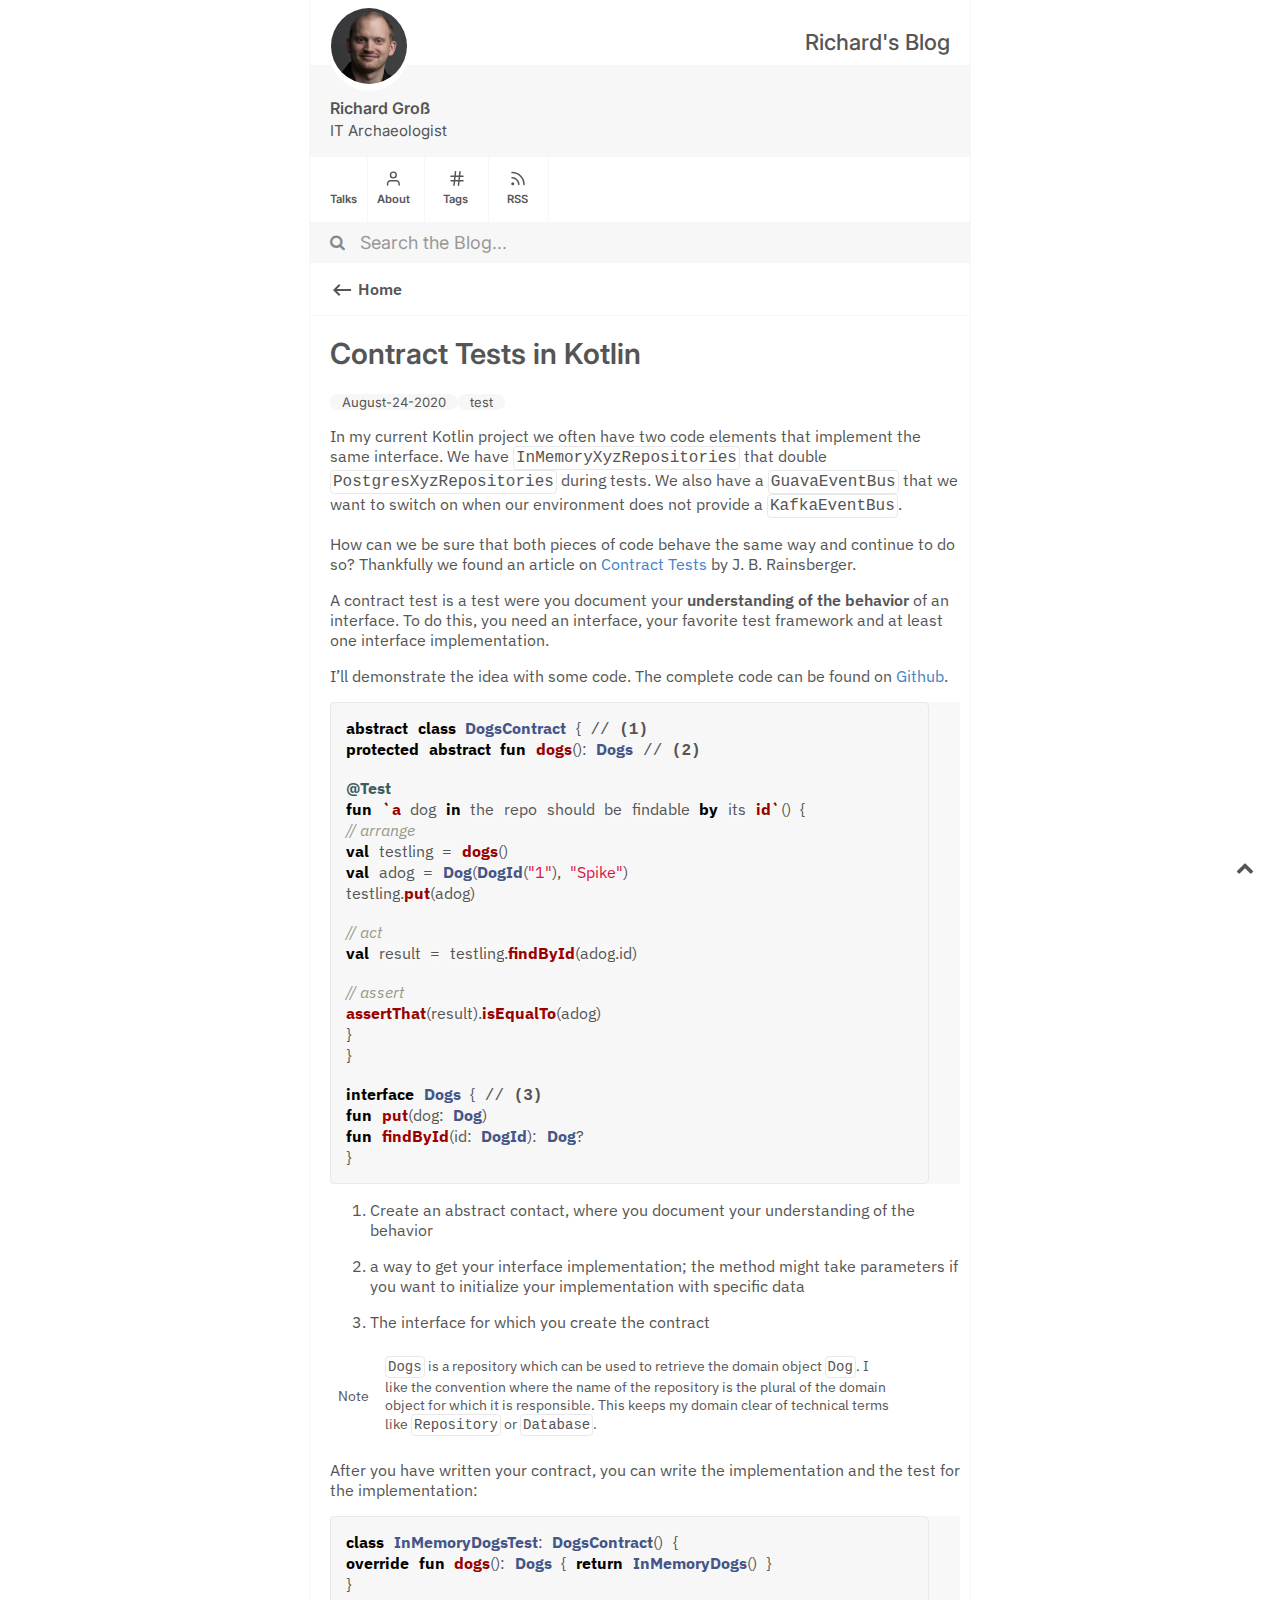
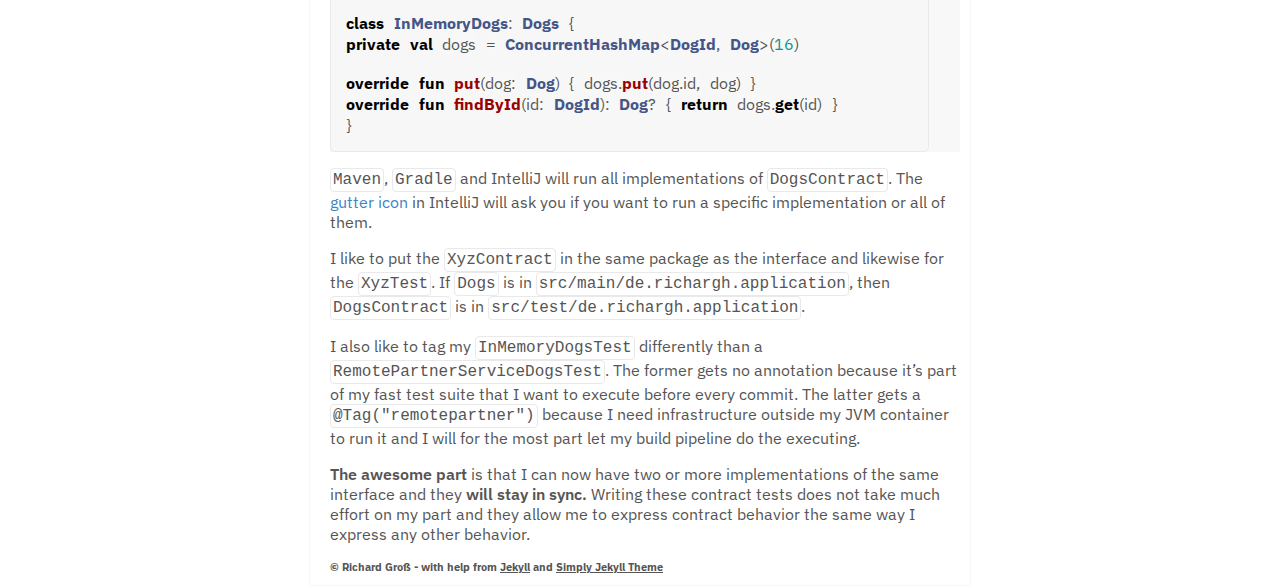
<file: posts/Contract-Tests-in-Kotlin.html>
<!DOCTYPE html>
<html lang="en">
<head>
    <meta content="width=device-width, initial-scale=1" name="viewport" />
    <meta content="Knowledge Continuum" property="og:site_name"/>
    <meta content="A non-linear thread of important ideas weaved together to explore and understand the fabric of knowledge." property="og:description">
    <meta content="/about/" property="article:author"><meta content="Contract Tests in Kotlin" property="og:title">
    <meta content="article" property="og:type">
    <meta content="/posts/Contract-Tests-in-Kotlin" property="og:url"><title>Richard's Blog</title>

    <link rel="canonical" href="/posts/Contract-Tests-in-Kotlin"/>
    <link rel="apple-touch-icon" href="/assets/img/profile.jpg">
    <link rel="stylesheet" type="text/css" href="https://cdnjs.cloudflare.com/ajax/libs/font-awesome/4.7.0/css/font-awesome.css"/>

    <link rel="icon" href="/assets/img/favicon.ico" type="image/png" sizes="16x16"/>
    <link href="/assets/css/style.css" rel="stylesheet" media="all" class="default"/>

    <!--[if IE]>
        <link href="/assets/css/ie-target.css" rel="stylesheet" type="text/css"/>
    <![endif]-->
    <!--<link href="/assets/css/prism.css" rel="stylesheet" />-->
    <link rel="alternate" type="application/rss+xml" href="/feed.xml">
</head>

<body>
    <div class="container">                    
        <div class = "box"><header>
    <div class="dashboard disable-select">
        <div class="site-heading profile-board-col">
           <h4 class="medium"><a href="/">Richard's Blog</a></h4>
        </div>

        <div class="userboard profile-board-col">
            <div class="username">
                <p class="title-sans">Richard Groß</p>
            </div>
            <div class="userdesc">
                <p class="title-sans">IT Archaeologist</p>
            </div>
        </div>
    </div>
    <div class="avatar disable-select">
        <a class="avatar-link" href="/">
            <img src="/assets/img/profile.jpg" class="avatar-img" alt="avatar"/>
        </a>
    </div>

    <!-- Navbar -->
    <div class="main-site-subheader menu disable-select">
        <div class="talks">
            <a style="text-decoration: none;" href="/talks">
                <svg class="icon-talks" width="18" height="19" viewBox="0 0 25 25" fill="none" xmlns="http://www.w3.org/2000/svg"
                     style="fill:none;fill-rule:evenodd;stroke-width:0.264583;stroke:#000000;stroke-opacity:1">
                </svg>
                <p class="home-p">Talks</p>
            </a>
        </div>
        <div class="home">
            <a style="text-decoration: none;" href="/about">
                <svg class="icon-home" width="18" height="19" viewBox="0 0 25 25" fill="none" xmlns="http://www.w3.org/2000/svg">
                    <path d="M20.9777 21.6138V19.6138C20.9777 18.553 20.5563 17.5356 19.8061 16.7854C19.056 16.0353 18.0386 15.6138 16.9777 15.6138H8.97768C7.91682 15.6138 6.8994 16.0353 6.14926 16.7854C5.39911 17.5356 4.97768 18.553 4.97768 19.6138V21.6138"  stroke-width="2" stroke-linecap="round" stroke-linejoin="round"/>
                    <path d="M12.9777 11.6138C15.1868 11.6138 16.9777 9.82298 16.9777 7.61385C16.9777 5.40471 15.1868 3.61385 12.9777 3.61385C10.7685 3.61385 8.97768 5.40471 8.97768 7.61385C8.97768 9.82298 10.7685 11.6138 12.9777 11.6138Z" stroke-width="2" stroke-linecap="round" stroke-linejoin="round"/>
                </svg>
                <p class="home-p">About</p>  
            </a>
        </div>
        <div class="categories">
            <a style="text-decoration: none;" href="/tags">
            <svg class="icon-category" width="18" height="19" viewBox="0 0 24 25" fill="none" xmlns="http://www.w3.org/2000/svg">
                <path d="M4 9.5H20"  stroke-width="2" stroke-linecap="round" stroke-linejoin="round"/>
                <path d="M4 15.5H20"  stroke-width="2" stroke-linecap="round" stroke-linejoin="round"/>
                <path d="M10 3.5L8 21.5"  stroke-width="2" stroke-linecap="round" stroke-linejoin="round"/>
                <path d="M16 3.5L14 21.5"  stroke-width="2" stroke-linecap="round" stroke-linejoin="round"/>
            </svg>                               
            <p class="categories-p">Tags</p>
            </a>
        </div>
        <div class="rss">
            <a style="text-decoration: none;" href="/feed.xml">
                <svg class="icon-rss" width="18" height="19" viewBox="0 0 24 25" fill="none" xmlns="http://www.w3.org/2000/svg">
                    <path d="M4 11.5C6.38695 11.5 8.67613 12.4482 10.364 14.136C12.0518 15.8239 13 18.1131 13 20.5"  stroke-width="2" stroke-linecap="round" stroke-linejoin="round"/>
                    <path d="M4 4.5C8.24346 4.5 12.3131 6.18571 15.3137 9.18629C18.3143 12.1869 20 16.2565 20 20.5"  stroke-width="2" stroke-linecap="round" stroke-linejoin="round"/>
                    <path d="M5 20.5C5.55228 20.5 6 20.0523 6 19.5C6 18.9477 5.55228 18.5 5 18.5C4.44772 18.5 4 18.9477 4 19.5C4 20.0523 4.44772 20.5 5 20.5Z"  stroke-width="2" stroke-linecap="round" stroke-linejoin="round"/>
                </svg>    
            <p class="rss-p">RSS</p>
            </a>
        </div>
    </div>
    <div class="searchbar search-container">
        <i class="fa fa-search" aria-hidden="true"></i>
        <label for="search-input"></label>
        <input type="text" oninput="changeResultContainerDisp(this.value)" id="search-input" autocomplete="off" placeholder="Search the Blog..."/>
        <ul id="results-container"></ul>
    </div>
    <script src="/assets/js/simple-jekyll-search.min.js"></script>
    <script>
        function changeResultContainerDisp(val) {
            if (val) {
                document.getElementById("results-container").style.display = "block";
                document.getElementById("search-input").addEventListener('blur', function() {
                    document.addEventListener('click', function(event) {
                        var isClickInside = document.getElementById("results-container").contains(event.target);
                        if (!isClickInside) {
                            document.getElementById("results-container").style.display = "none";
                        }
                    })
                }) 
            }  else {
                document.getElementById("results-container").style.display = "none";
            }
        }
        var sjs = SimpleJekyllSearch({
                    searchInput: document.getElementById('search-input'),
                    resultsContainer: document.getElementById('results-container'),
                    json: '/search.json',
                    searchResultTemplate: '<li class="search_res" style="list-style: none;"><a href="{url}" style="text-decoration: none; color: #555555;"><p style="font-size: 1.0rem; font-family: "Inter !important"; font-weight: 600;">{title}</p></a></li>',
                    noResultsText: 'No results found',
                    fuzzy: false,
                    limit: 4
                    })   
    </script><div class="main-site-subheader disable-select" id="scroll-head" onclick="window.location.assign('/');">
        <div class="back-icon">
            <svg class="ripple" xmlns="http://www.w3.org/2000/svg" height="24" viewBox="0 0 24 24" width="24">
                <path d="M0 0h24v24H0z" fill="none"/>
                <path d="M21 11H6.83l3.58-3.59L9 6l-6 6 6 6 1.41-1.41L6.83 13H21z"/>
            </svg>
        </div>
        <p class="back-p">Home</p>    
    </div></header><main>
                <h1>Contract Tests in Kotlin</h1><!-- Parse internal links, external links, transclusions etc and manipuate the content to reflect it accordingly --><ul class="tags"><li><a href="/dates/#24-August-2020" class="tag">August-24-2020</a></li>
    <!-- Loop through page categories and print them in tags --><li><a href="/tags/#test" class="tag">test</a></li></ul><div class="content"><div class="paragraph">
<p>In my current Kotlin project we often have two code elements that implement the same interface.
We have <code>InMemoryXyzRepositories</code> that double <code>PostgresXyzRepositories</code> during tests.
We also have a <code>GuavaEventBus</code> that we want to switch on when our environment does not provide a <code>KafkaEventBus</code>.</p>
</div>
<div class="paragraph">
<p>How can we be sure that both pieces of code behave the same way and continue to do so?
Thankfully we found an article on <a href="https://blog.thecodewhisperer.com/permalink/getting-started-with-contract-tests">Contract Tests</a> by J. B. Rainsberger.</p>
</div>
<div class="paragraph">
<p>A contract test is a test were you document your <strong>understanding of the behavior</strong> of an interface.
To do this, you need an interface, your favorite test framework and at least one interface implementation.</p>
</div>
<div class="paragraph">
<p>I&#8217;ll demonstrate the idea with some code.
The complete code can be found on <a href="https://github.com/Richargh/contract-tests-krdl-kt-sandbox">Github</a>.</p>
</div>
<div class="listingblock">
<div class="content">
<pre class="rouge highlight" style="background-color: #f8f8f8"><code data-lang="kotlin"><span style="color: #000000;font-weight: bold">abstract</span> <span style="color: #000000;font-weight: bold">class</span> <span style="color: #445588;font-weight: bold">DogsContract</span> <span style="background-color: #f8f8f8">{</span> // <b class="conum">(1)</b>
    <span style="color: #000000;font-weight: bold">protected</span> <span style="color: #000000;font-weight: bold">abstract</span> <span style="color: #000000;font-weight: bold">fun</span> <span style="color: #990000;font-weight: bold">dogs</span><span style="background-color: #f8f8f8">():</span> <span style="color: #445588;font-weight: bold">Dogs</span> // <b class="conum">(2)</b>

    <span style="color: #3c5d5d;font-weight: bold">@Test</span>
    <span style="color: #000000;font-weight: bold">fun</span> <span style="color: #990000;font-weight: bold">`a</span> <span style="background-color: #f8f8f8">dog</span> <span style="color: #000000;font-weight: bold">in</span> <span style="background-color: #f8f8f8">the</span> <span style="background-color: #f8f8f8">repo</span> <span style="background-color: #f8f8f8">should</span> <span style="background-color: #f8f8f8">be</span> <span style="background-color: #f8f8f8">findable</span> <span style="color: #000000;font-weight: bold">by</span> <span style="background-color: #f8f8f8">its</span> <span style="color: #990000;font-weight: bold">id`</span><span style="background-color: #f8f8f8">()</span> <span style="background-color: #f8f8f8">{</span>
        <span style="color: #999988;font-style: italic">// arrange</span>
        <span style="color: #000000;font-weight: bold">val</span> <span style="background-color: #f8f8f8">testling</span> <span style="background-color: #f8f8f8">=</span> <span style="color: #990000;font-weight: bold">dogs</span><span style="background-color: #f8f8f8">()</span>
        <span style="color: #000000;font-weight: bold">val</span> <span style="background-color: #f8f8f8">adog</span> <span style="background-color: #f8f8f8">=</span> <span style="color: #445588;font-weight: bold">Dog</span><span style="background-color: #f8f8f8">(</span><span style="color: #445588;font-weight: bold">DogId</span><span style="background-color: #f8f8f8">(</span><span style="color: #d14">"1"</span><span style="background-color: #f8f8f8">),</span> <span style="color: #d14">"Spike"</span><span style="background-color: #f8f8f8">)</span>
        <span style="background-color: #f8f8f8">testling</span><span style="background-color: #f8f8f8">.</span><span style="color: #990000;font-weight: bold">put</span><span style="background-color: #f8f8f8">(</span><span style="background-color: #f8f8f8">adog</span><span style="background-color: #f8f8f8">)</span>

        <span style="color: #999988;font-style: italic">// act</span>
        <span style="color: #000000;font-weight: bold">val</span> <span style="background-color: #f8f8f8">result</span> <span style="background-color: #f8f8f8">=</span> <span style="background-color: #f8f8f8">testling</span><span style="background-color: #f8f8f8">.</span><span style="color: #990000;font-weight: bold">findById</span><span style="background-color: #f8f8f8">(</span><span style="background-color: #f8f8f8">adog</span><span style="background-color: #f8f8f8">.</span><span style="background-color: #f8f8f8">id</span><span style="background-color: #f8f8f8">)</span>

        <span style="color: #999988;font-style: italic">// assert</span>
        <span style="color: #990000;font-weight: bold">assertThat</span><span style="background-color: #f8f8f8">(</span><span style="background-color: #f8f8f8">result</span><span style="background-color: #f8f8f8">).</span><span style="color: #990000;font-weight: bold">isEqualTo</span><span style="background-color: #f8f8f8">(</span><span style="background-color: #f8f8f8">adog</span><span style="background-color: #f8f8f8">)</span>
    <span style="background-color: #f8f8f8">}</span>
<span style="background-color: #f8f8f8">}</span>

<span style="color: #000000;font-weight: bold">interface</span> <span style="color: #445588;font-weight: bold">Dogs</span> <span style="background-color: #f8f8f8">{</span> // <b class="conum">(3)</b>
    <span style="color: #000000;font-weight: bold">fun</span> <span style="color: #990000;font-weight: bold">put</span><span style="background-color: #f8f8f8">(</span><span style="background-color: #f8f8f8">dog</span><span style="background-color: #f8f8f8">:</span> <span style="color: #445588;font-weight: bold">Dog</span><span style="background-color: #f8f8f8">)</span>
    <span style="color: #000000;font-weight: bold">fun</span> <span style="color: #990000;font-weight: bold">findById</span><span style="background-color: #f8f8f8">(</span><span style="background-color: #f8f8f8">id</span><span style="background-color: #f8f8f8">:</span> <span style="color: #445588;font-weight: bold">DogId</span><span style="background-color: #f8f8f8">):</span> <span style="color: #445588;font-weight: bold">Dog</span><span style="background-color: #f8f8f8">?</span>
<span style="background-color: #f8f8f8">}</span></code></pre>
</div>
</div>
<div class="colist arabic">
<ol>
<li>
<p>Create an abstract contact, where you document your understanding of the behavior</p>
</li>
<li>
<p>a way to get your interface implementation; the method might take parameters if you want to initialize your implementation with specific data</p>
</li>
<li>
<p>The interface for which you create the contract</p>
</li>
</ol>
</div>
<div class="admonitionblock note">
<table>
<tr>
<td class="icon">
<div class="title">Note</div>
</td>
<td class="content">
<code>Dogs</code> is a repository which can be used to retrieve the domain object <code>Dog</code>.
I like the convention where the name of the repository is the plural of the domain object for which it is responsible.
This keeps my domain clear of technical terms like <code>Repository</code> or <code>Database</code>.
</td>
</tr>
</table>
</div>
<div class="paragraph">
<p>After you have written your contract, you can write the implementation and the test for the implementation:</p>
</div>
<div class="listingblock">
<div class="content">
<pre class="rouge highlight" style="background-color: #f8f8f8"><code data-lang="kotlin"><span style="color: #000000;font-weight: bold">class</span> <span style="color: #445588;font-weight: bold">InMemoryDogsTest</span><span style="background-color: #f8f8f8">:</span> <span style="color: #445588;font-weight: bold">DogsContract</span><span style="background-color: #f8f8f8">()</span> <span style="background-color: #f8f8f8">{</span>
    <span style="color: #000000;font-weight: bold">override</span> <span style="color: #000000;font-weight: bold">fun</span> <span style="color: #990000;font-weight: bold">dogs</span><span style="background-color: #f8f8f8">():</span> <span style="color: #445588;font-weight: bold">Dogs</span> <span style="background-color: #f8f8f8">{</span> <span style="color: #000000;font-weight: bold">return</span> <span style="color: #445588;font-weight: bold">InMemoryDogs</span><span style="background-color: #f8f8f8">()</span> <span style="background-color: #f8f8f8">}</span>
<span style="background-color: #f8f8f8">}</span>

<span style="color: #000000;font-weight: bold">class</span> <span style="color: #445588;font-weight: bold">InMemoryDogs</span><span style="background-color: #f8f8f8">:</span> <span style="color: #445588;font-weight: bold">Dogs</span> <span style="background-color: #f8f8f8">{</span>
    <span style="color: #000000;font-weight: bold">private</span> <span style="color: #000000;font-weight: bold">val</span> <span style="background-color: #f8f8f8">dogs</span> <span style="background-color: #f8f8f8">=</span> <span style="color: #445588;font-weight: bold">ConcurrentHashMap</span><span style="background-color: #f8f8f8">&lt;</span><span style="color: #445588;font-weight: bold">DogId</span><span style="background-color: #f8f8f8">,</span> <span style="color: #445588;font-weight: bold">Dog</span><span style="background-color: #f8f8f8">&gt;(</span><span style="color: #009999">16</span><span style="background-color: #f8f8f8">)</span>

    <span style="color: #000000;font-weight: bold">override</span> <span style="color: #000000;font-weight: bold">fun</span> <span style="color: #990000;font-weight: bold">put</span><span style="background-color: #f8f8f8">(</span><span style="background-color: #f8f8f8">dog</span><span style="background-color: #f8f8f8">:</span> <span style="color: #445588;font-weight: bold">Dog</span><span style="background-color: #f8f8f8">)</span> <span style="background-color: #f8f8f8">{</span> <span style="background-color: #f8f8f8">dogs</span><span style="background-color: #f8f8f8">.</span><span style="color: #990000;font-weight: bold">put</span><span style="background-color: #f8f8f8">(</span><span style="background-color: #f8f8f8">dog</span><span style="background-color: #f8f8f8">.</span><span style="background-color: #f8f8f8">id</span><span style="background-color: #f8f8f8">,</span> <span style="background-color: #f8f8f8">dog</span><span style="background-color: #f8f8f8">)</span> <span style="background-color: #f8f8f8">}</span>
    <span style="color: #000000;font-weight: bold">override</span> <span style="color: #000000;font-weight: bold">fun</span> <span style="color: #990000;font-weight: bold">findById</span><span style="background-color: #f8f8f8">(</span><span style="background-color: #f8f8f8">id</span><span style="background-color: #f8f8f8">:</span> <span style="color: #445588;font-weight: bold">DogId</span><span style="background-color: #f8f8f8">):</span> <span style="color: #445588;font-weight: bold">Dog</span><span style="background-color: #f8f8f8">?</span> <span style="background-color: #f8f8f8">{</span> <span style="color: #000000;font-weight: bold">return</span> <span style="background-color: #f8f8f8">dogs</span><span style="background-color: #f8f8f8">.</span><span style="color: #000000;font-weight: bold">get</span><span style="background-color: #f8f8f8">(</span><span style="background-color: #f8f8f8">id</span><span style="background-color: #f8f8f8">)</span> <span style="background-color: #f8f8f8">}</span>
<span style="background-color: #f8f8f8">}</span></code></pre>
</div>
</div>
<div class="paragraph">
<p><code>Maven</code>, <code>Gradle</code> and IntelliJ will run all implementations of <code>DogsContract</code>.
The <a href="https://www.jetbrains.com/help/idea/settings-gutter-icons.html">gutter icon</a> in IntelliJ will ask you if you want to run a specific implementation or all of them.</p>
</div>
<div class="paragraph">
<p>I like to put the <code>XyzContract</code> in the same package as the interface and likewise for the <code>XyzTest</code>.
If <code>Dogs</code> is in <code>src/main/de.richargh.application</code>, then <code>DogsContract</code> is in <code>src/test/de.richargh.application</code>.</p>
</div>
<div class="paragraph">
<p>I also like to tag my <code>InMemoryDogsTest</code> differently than a <code>RemotePartnerServiceDogsTest</code>.
The former gets no annotation because it&#8217;s part of my fast test suite that I want to execute before every commit.
The latter gets a <code>@Tag("remotepartner")</code> because I need infrastructure outside my JVM container to run it and I will for the most part let my build pipeline do the executing.</p>
</div>
<div class="paragraph">
<p><strong>The awesome part</strong> is that I can now have two or more implementations of the same interface and they <strong>will stay in sync.</strong>
Writing these contract tests does not take much effort on my part
and they allow me to express contract behavior the same way I express any other behavior.</p>
</div>
</div><!-- Add backlinks to the current page --></main><div id="copyright">
    <p id="copyright-notice">© Richard Groß
         - with help from <a href="https://jekyllrb.com/">Jekyll</a>
        and <a href="https://github.com/raghuveerdotnet/simply-jekyll">Simply Jekyll Theme</a></p>
</div> </div>
        <button class="scroll-to-top" id="scroll-to-top"><i class="fa fa-chevron-up"></i></button>
    </div>
    <script type="text/javascript" async src="https://cdn.mathjax.org/mathjax/latest/MathJax.js?config=TeX-MML-AM_CHTML"></script>
    <script>
        document.getElementById("scroll-to-top").addEventListener("click", function() {
            window.scrollTo({top: 0, left: 0, behavior: 'smooth'});
        });
    </script></body>
</html>
</file>
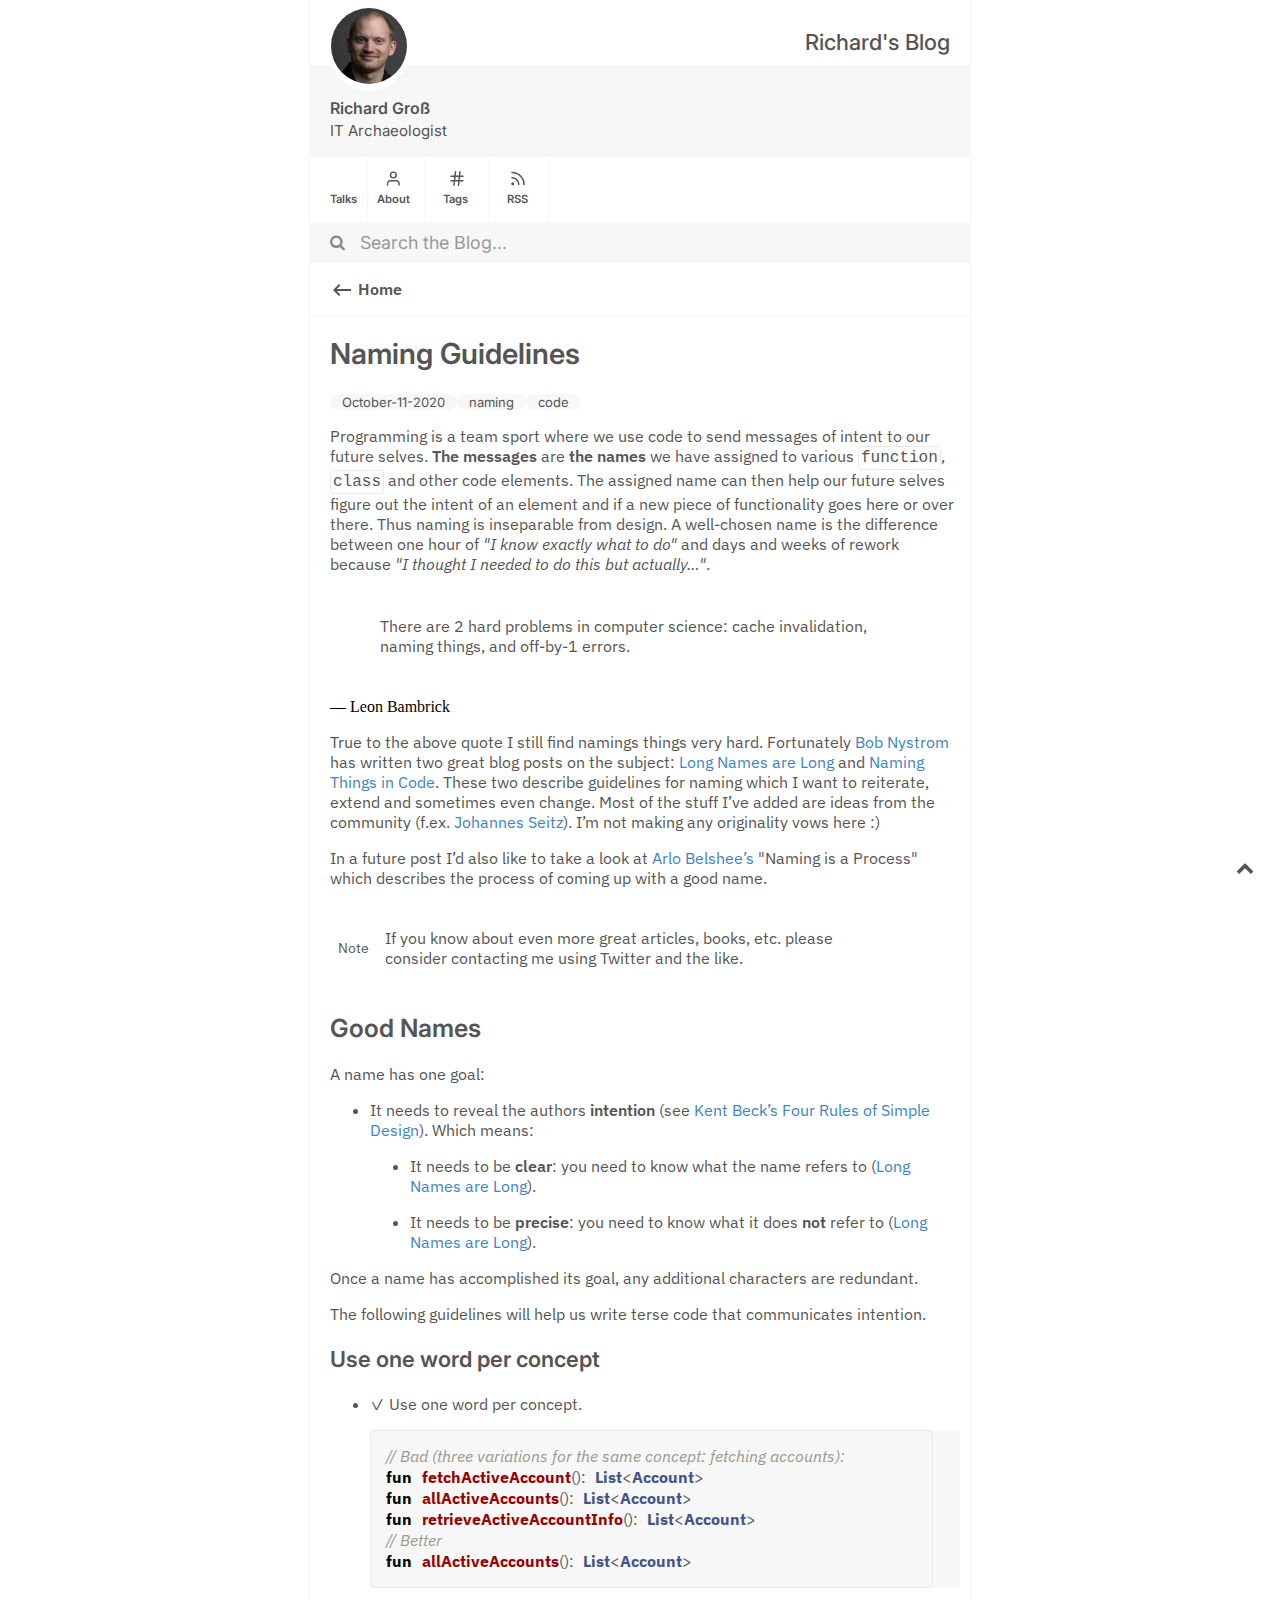
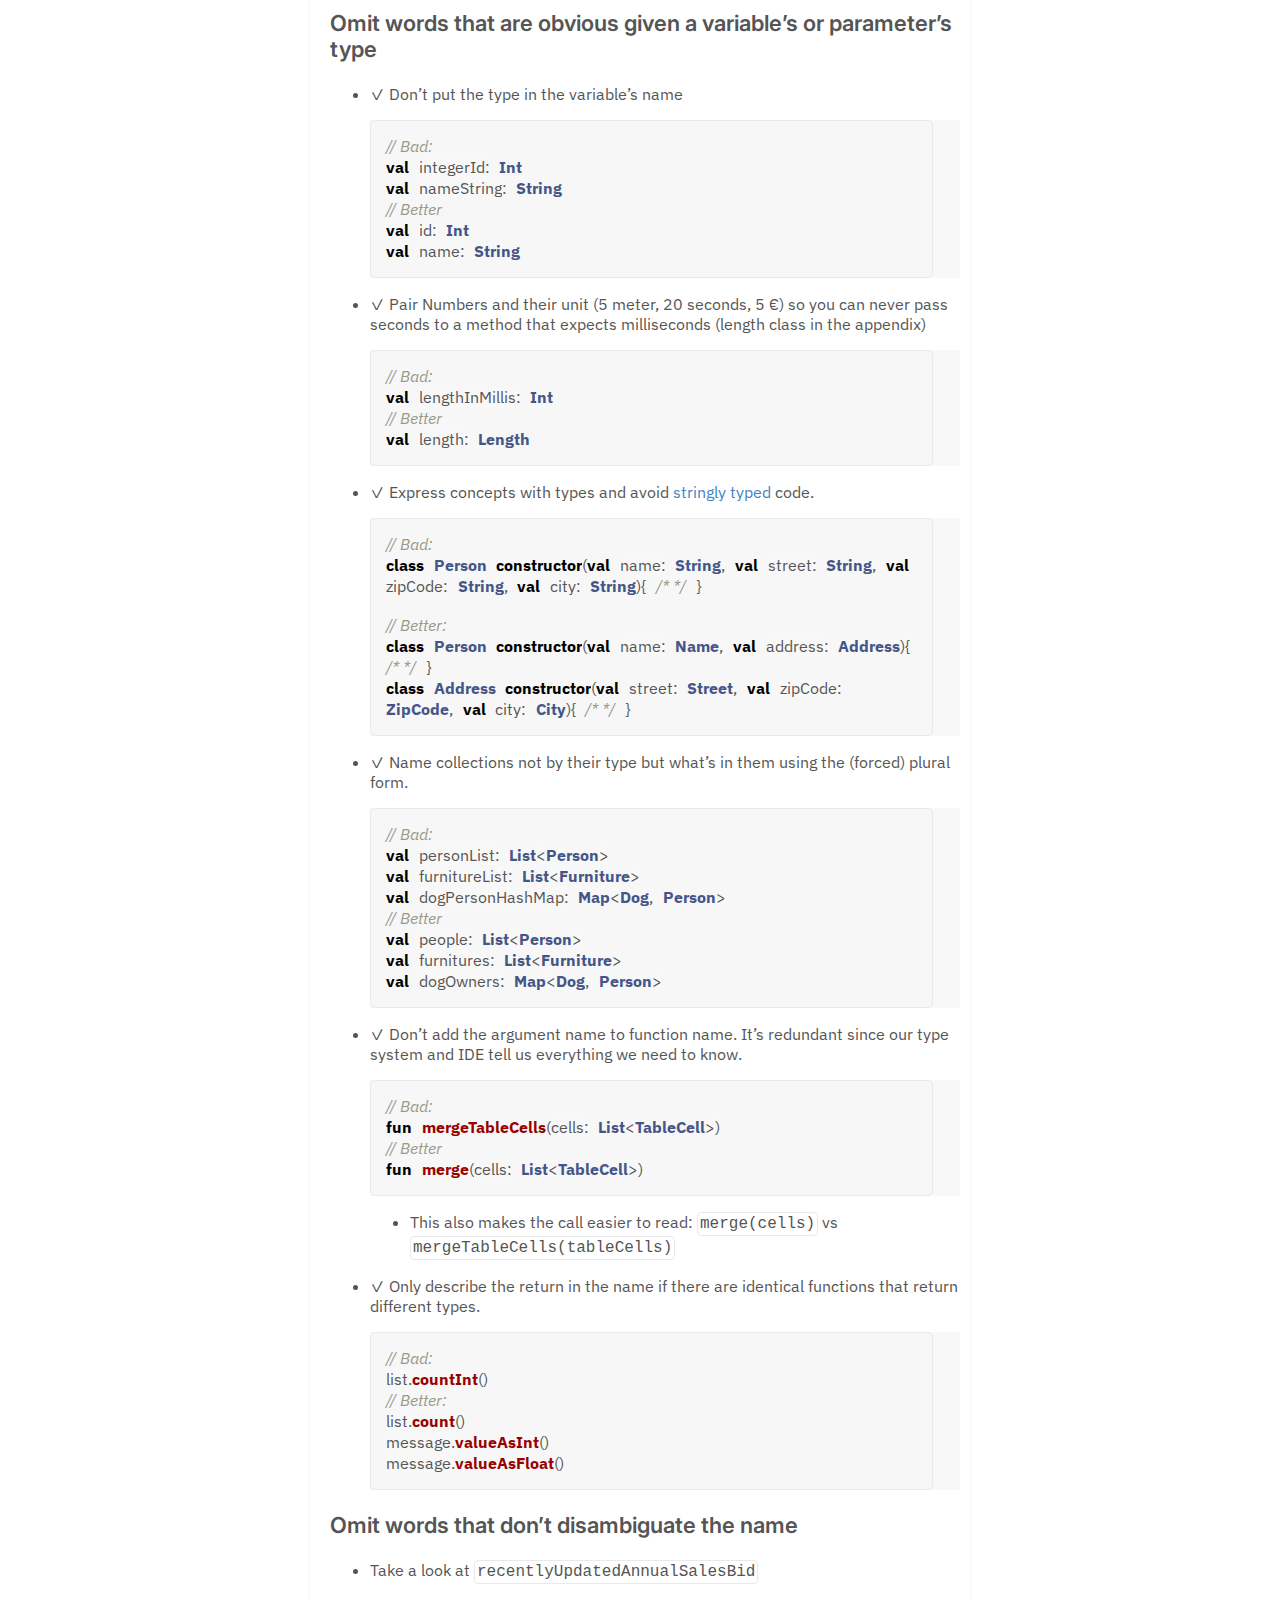
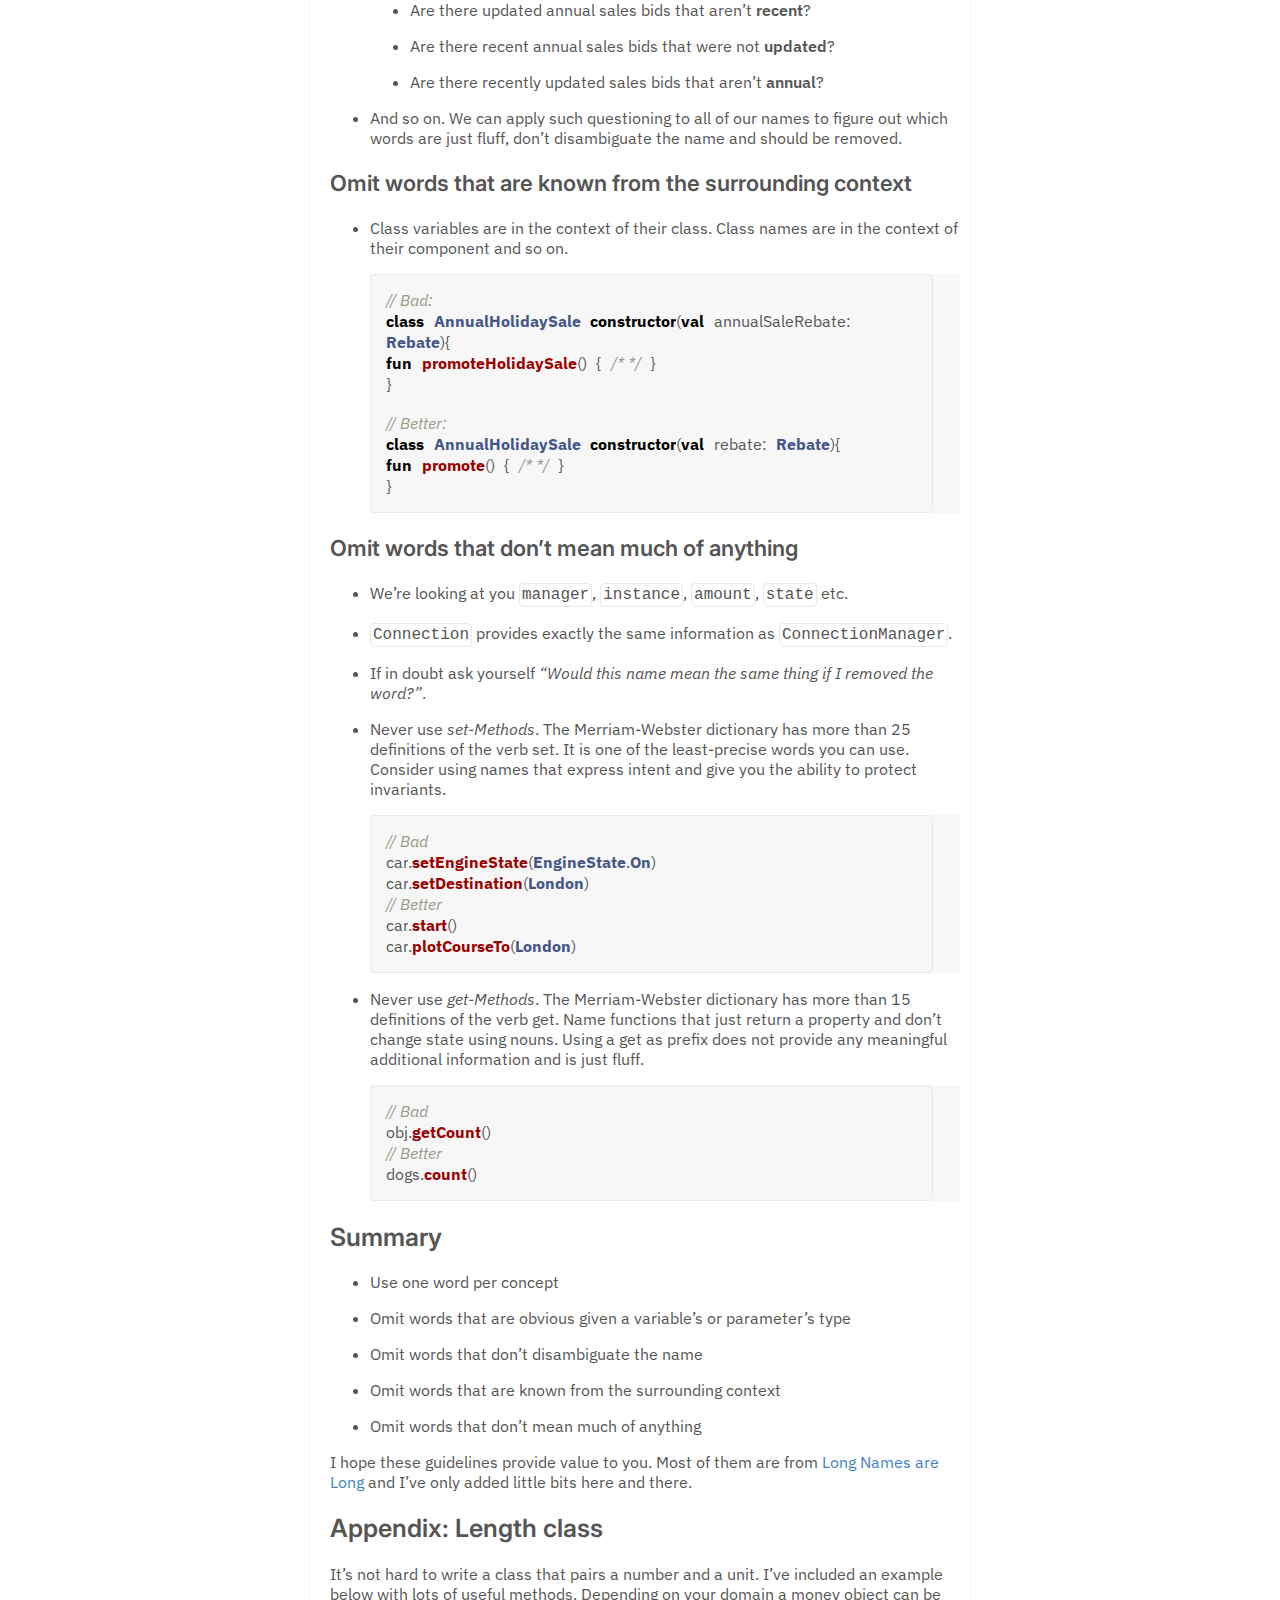
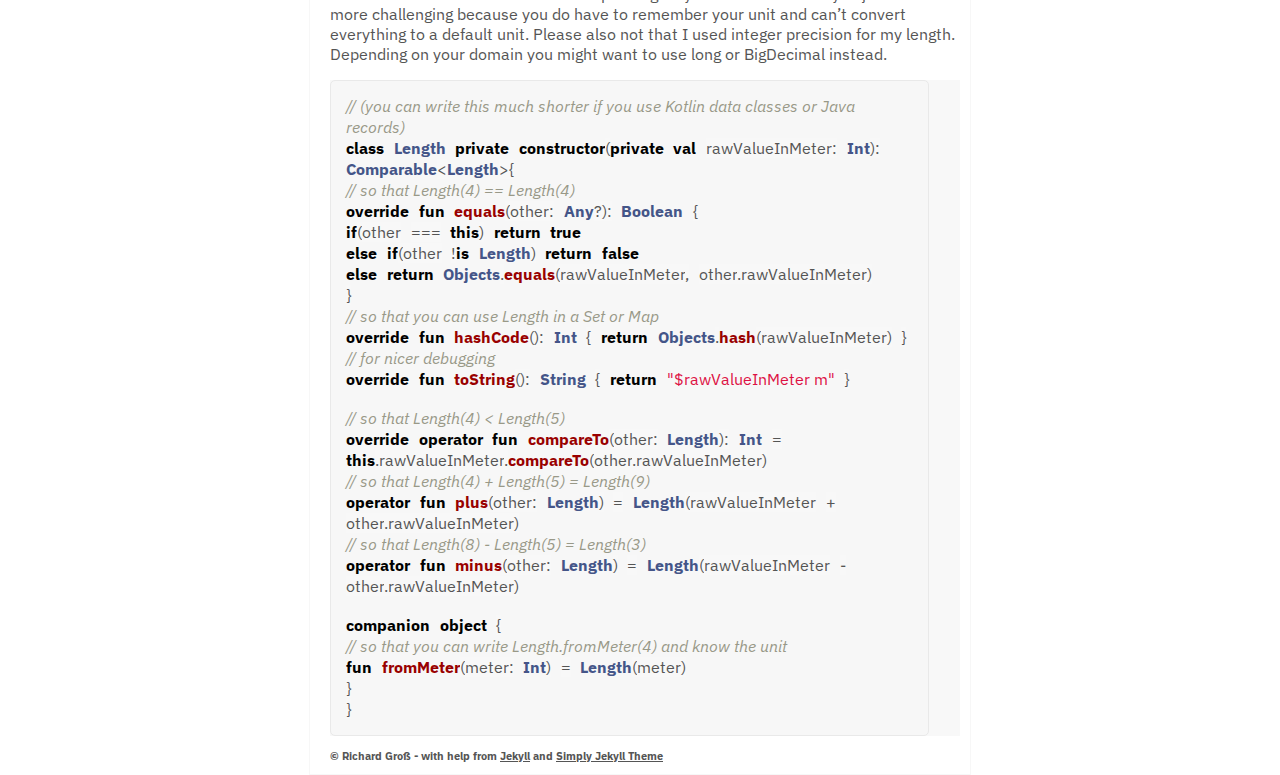
<file: posts/Naming-Guidelines.html>
<!DOCTYPE html>
<html lang="en">
<head>
    <meta content="width=device-width, initial-scale=1" name="viewport" />
    <meta content="Knowledge Continuum" property="og:site_name"/>
    <meta content="A non-linear thread of important ideas weaved together to explore and understand the fabric of knowledge." property="og:description">
    <meta content="/about/" property="article:author"><meta content="Naming Guidelines" property="og:title">
    <meta content="article" property="og:type">
    <meta content="/posts/Naming-Guidelines" property="og:url"><title>Richard's Blog</title>

    <link rel="canonical" href="/posts/Naming-Guidelines"/>
    <link rel="apple-touch-icon" href="/assets/img/profile.jpg">
    <link rel="stylesheet" type="text/css" href="https://cdnjs.cloudflare.com/ajax/libs/font-awesome/4.7.0/css/font-awesome.css"/>

    <link rel="icon" href="/assets/img/favicon.ico" type="image/png" sizes="16x16"/>
    <link href="/assets/css/style.css" rel="stylesheet" media="all" class="default"/>

    <!--[if IE]>
        <link href="/assets/css/ie-target.css" rel="stylesheet" type="text/css"/>
    <![endif]-->
    <!--<link href="/assets/css/prism.css" rel="stylesheet" />-->
    <link rel="alternate" type="application/rss+xml" href="/feed.xml">
</head>

<body>
    <div class="container">                    
        <div class = "box"><header>
    <div class="dashboard disable-select">
        <div class="site-heading profile-board-col">
           <h4 class="medium"><a href="/">Richard's Blog</a></h4>
        </div>

        <div class="userboard profile-board-col">
            <div class="username">
                <p class="title-sans">Richard Groß</p>
            </div>
            <div class="userdesc">
                <p class="title-sans">IT Archaeologist</p>
            </div>
        </div>
    </div>
    <div class="avatar disable-select">
        <a class="avatar-link" href="/">
            <img src="/assets/img/profile.jpg" class="avatar-img" alt="avatar"/>
        </a>
    </div>

    <!-- Navbar -->
    <div class="main-site-subheader menu disable-select">
        <div class="talks">
            <a style="text-decoration: none;" href="/talks">
                <svg class="icon-talks" width="18" height="19" viewBox="0 0 25 25" fill="none" xmlns="http://www.w3.org/2000/svg"
                     style="fill:none;fill-rule:evenodd;stroke-width:0.264583;stroke:#000000;stroke-opacity:1">
                </svg>
                <p class="home-p">Talks</p>
            </a>
        </div>
        <div class="home">
            <a style="text-decoration: none;" href="/about">
                <svg class="icon-home" width="18" height="19" viewBox="0 0 25 25" fill="none" xmlns="http://www.w3.org/2000/svg">
                    <path d="M20.9777 21.6138V19.6138C20.9777 18.553 20.5563 17.5356 19.8061 16.7854C19.056 16.0353 18.0386 15.6138 16.9777 15.6138H8.97768C7.91682 15.6138 6.8994 16.0353 6.14926 16.7854C5.39911 17.5356 4.97768 18.553 4.97768 19.6138V21.6138"  stroke-width="2" stroke-linecap="round" stroke-linejoin="round"/>
                    <path d="M12.9777 11.6138C15.1868 11.6138 16.9777 9.82298 16.9777 7.61385C16.9777 5.40471 15.1868 3.61385 12.9777 3.61385C10.7685 3.61385 8.97768 5.40471 8.97768 7.61385C8.97768 9.82298 10.7685 11.6138 12.9777 11.6138Z" stroke-width="2" stroke-linecap="round" stroke-linejoin="round"/>
                </svg>
                <p class="home-p">About</p>  
            </a>
        </div>
        <div class="categories">
            <a style="text-decoration: none;" href="/tags">
            <svg class="icon-category" width="18" height="19" viewBox="0 0 24 25" fill="none" xmlns="http://www.w3.org/2000/svg">
                <path d="M4 9.5H20"  stroke-width="2" stroke-linecap="round" stroke-linejoin="round"/>
                <path d="M4 15.5H20"  stroke-width="2" stroke-linecap="round" stroke-linejoin="round"/>
                <path d="M10 3.5L8 21.5"  stroke-width="2" stroke-linecap="round" stroke-linejoin="round"/>
                <path d="M16 3.5L14 21.5"  stroke-width="2" stroke-linecap="round" stroke-linejoin="round"/>
            </svg>                               
            <p class="categories-p">Tags</p>
            </a>
        </div>
        <div class="rss">
            <a style="text-decoration: none;" href="/feed.xml">
                <svg class="icon-rss" width="18" height="19" viewBox="0 0 24 25" fill="none" xmlns="http://www.w3.org/2000/svg">
                    <path d="M4 11.5C6.38695 11.5 8.67613 12.4482 10.364 14.136C12.0518 15.8239 13 18.1131 13 20.5"  stroke-width="2" stroke-linecap="round" stroke-linejoin="round"/>
                    <path d="M4 4.5C8.24346 4.5 12.3131 6.18571 15.3137 9.18629C18.3143 12.1869 20 16.2565 20 20.5"  stroke-width="2" stroke-linecap="round" stroke-linejoin="round"/>
                    <path d="M5 20.5C5.55228 20.5 6 20.0523 6 19.5C6 18.9477 5.55228 18.5 5 18.5C4.44772 18.5 4 18.9477 4 19.5C4 20.0523 4.44772 20.5 5 20.5Z"  stroke-width="2" stroke-linecap="round" stroke-linejoin="round"/>
                </svg>    
            <p class="rss-p">RSS</p>
            </a>
        </div>
    </div>
    <div class="searchbar search-container">
        <i class="fa fa-search" aria-hidden="true"></i>
        <label for="search-input"></label>
        <input type="text" oninput="changeResultContainerDisp(this.value)" id="search-input" autocomplete="off" placeholder="Search the Blog..."/>
        <ul id="results-container"></ul>
    </div>
    <script src="/assets/js/simple-jekyll-search.min.js"></script>
    <script>
        function changeResultContainerDisp(val) {
            if (val) {
                document.getElementById("results-container").style.display = "block";
                document.getElementById("search-input").addEventListener('blur', function() {
                    document.addEventListener('click', function(event) {
                        var isClickInside = document.getElementById("results-container").contains(event.target);
                        if (!isClickInside) {
                            document.getElementById("results-container").style.display = "none";
                        }
                    })
                }) 
            }  else {
                document.getElementById("results-container").style.display = "none";
            }
        }
        var sjs = SimpleJekyllSearch({
                    searchInput: document.getElementById('search-input'),
                    resultsContainer: document.getElementById('results-container'),
                    json: '/search.json',
                    searchResultTemplate: '<li class="search_res" style="list-style: none;"><a href="{url}" style="text-decoration: none; color: #555555;"><p style="font-size: 1.0rem; font-family: "Inter !important"; font-weight: 600;">{title}</p></a></li>',
                    noResultsText: 'No results found',
                    fuzzy: false,
                    limit: 4
                    })   
    </script><div class="main-site-subheader disable-select" id="scroll-head" onclick="window.location.assign('/');">
        <div class="back-icon">
            <svg class="ripple" xmlns="http://www.w3.org/2000/svg" height="24" viewBox="0 0 24 24" width="24">
                <path d="M0 0h24v24H0z" fill="none"/>
                <path d="M21 11H6.83l3.58-3.59L9 6l-6 6 6 6 1.41-1.41L6.83 13H21z"/>
            </svg>
        </div>
        <p class="back-p">Home</p>    
    </div></header><main>
                <h1>Naming Guidelines</h1><!-- Parse internal links, external links, transclusions etc and manipuate the content to reflect it accordingly --><ul class="tags"><li><a href="/dates/#11-October-2020" class="tag">October-11-2020</a></li>
    <!-- Loop through page categories and print them in tags --><li><a href="/tags/#naming" class="tag">naming</a></li><li><a href="/tags/#code" class="tag">code</a></li></ul><div class="content"><div class="paragraph">
<p>Programming is a team sport where we use code to send messages of intent to our future selves.
<strong>The messages</strong> are <strong>the names</strong> we have assigned to various <code>function</code>, <code>class</code> and other code elements.
The assigned name can then help our future selves figure out the intent of an element and if a new piece of functionality goes here or over there.
Thus naming is inseparable from design.
A well-chosen name is the difference between one hour of <em>"I know exactly what to do"</em> and days and weeks of rework because <em>"I thought I needed to do this but actually&#8230;&#8203;"</em>.</p>
</div>
<div class="quoteblock">
<blockquote>
<div class="paragraph">
<p>There are 2 hard problems in computer science: cache invalidation, naming things, and off-by-1 errors.</p>
</div>
</blockquote>
<div class="attribution">
&#8212; Leon Bambrick
</div>
</div>
<div class="paragraph">
<p>True to the above quote I still find namings things very hard.
Fortunately <a href="https://journal.stuffwithstuff.com/">Bob Nystrom</a> has written two great blog posts on the subject: <a href="https://journal.stuffwithstuff.com/2016/06/16/long-names-are-long/">Long Names are Long</a> and <a href="https://journal.stuffwithstuff.com/2009/06/05/naming-things-in-code/">Naming Things in Code</a>.
These two describe guidelines for naming which I want to reiterate, extend and sometimes even change.
Most of the stuff I&#8217;ve added are ideas from the community (f.ex. <a href="https://printhelloworld.de/">Johannes Seitz</a>).
I&#8217;m not making any originality vows here :)</p>
</div>
<div class="paragraph">
<p>In a future post I&#8217;d also like to take a look at <a href="https://arlobelshee.com/">Arlo Belshee&#8217;s</a> "Naming is a Process" which describes the process of coming up with a good name.</p>
</div>
<div class="admonitionblock note">
<table>
<tr>
<td class="icon">
<div class="title">Note</div>
</td>
<td class="content">
<div class="paragraph">
<p>If you know about even more great articles, books, etc. please consider contacting me using Twitter and the like.</p>
</div>
</td>
</tr>
</table>
</div>
<div class="sect1">
<h2 id="good-names">Good Names</h2>
<div class="sectionbody">
<div class="paragraph">
<p>A name has one goal:</p>
</div>
<div class="ulist">
<ul>
<li>
<p>It needs to reveal the authors <strong>intention</strong> (see <a href="https://www.martinfowler.com/bliki/BeckDesignRules.html">Kent Beck&#8217;s Four Rules of Simple Design</a>). Which means:</p>
<div class="ulist">
<ul>
<li>
<p>It needs to be <strong>clear</strong>: you need to know what the name refers to (<a href="https://journal.stuffwithstuff.com/2016/06/16/long-names-are-long/">Long Names are Long</a>).</p>
</li>
<li>
<p>It needs to be <strong>precise</strong>: you need to know what it does <strong>not</strong> refer to (<a href="https://journal.stuffwithstuff.com/2016/06/16/long-names-are-long/">Long Names are Long</a>).</p>
</li>
</ul>
</div>
</li>
</ul>
</div>
<div class="paragraph">
<p>Once a name has accomplished its goal, any additional characters are redundant.</p>
</div>
<div class="paragraph">
<p>The following guidelines will help us write terse code that communicates intention.</p>
</div>
<div class="sect2">
<h3 id="use-one-word-per-concept">Use one word per concept</h3>
<div class="ulist checklist">
<ul class="checklist">
<li>
<p>&#10003; Use one word per concept.</p>
<div class="listingblock">
<div class="content">
<pre class="rouge highlight" style="background-color: #f8f8f8"><code data-lang="kotlin"><span style="color: #999988;font-style: italic">// Bad (three variations for the same concept: fetching accounts):</span>
<span style="color: #000000;font-weight: bold">fun</span> <span style="color: #990000;font-weight: bold">fetchActiveAccount</span><span style="background-color: #f8f8f8">():</span> <span style="color: #445588;font-weight: bold">List</span><span style="background-color: #f8f8f8">&lt;</span><span style="color: #445588;font-weight: bold">Account</span><span style="background-color: #f8f8f8">&gt;</span>
<span style="color: #000000;font-weight: bold">fun</span> <span style="color: #990000;font-weight: bold">allActiveAccounts</span><span style="background-color: #f8f8f8">():</span> <span style="color: #445588;font-weight: bold">List</span><span style="background-color: #f8f8f8">&lt;</span><span style="color: #445588;font-weight: bold">Account</span><span style="background-color: #f8f8f8">&gt;</span>
<span style="color: #000000;font-weight: bold">fun</span> <span style="color: #990000;font-weight: bold">retrieveActiveAccountInfo</span><span style="background-color: #f8f8f8">():</span> <span style="color: #445588;font-weight: bold">List</span><span style="background-color: #f8f8f8">&lt;</span><span style="color: #445588;font-weight: bold">Account</span><span style="background-color: #f8f8f8">&gt;</span>
<span style="color: #999988;font-style: italic">// Better</span>
<span style="color: #000000;font-weight: bold">fun</span> <span style="color: #990000;font-weight: bold">allActiveAccounts</span><span style="background-color: #f8f8f8">():</span> <span style="color: #445588;font-weight: bold">List</span><span style="background-color: #f8f8f8">&lt;</span><span style="color: #445588;font-weight: bold">Account</span><span style="background-color: #f8f8f8">&gt;</span></code></pre>
</div>
</div>
</li>
</ul>
</div>
</div>
<div class="sect2">
<h3 id="omit-words-that-are-obvious-given-a-variables-or-parameters-type">Omit words that are obvious given a variable’s or parameter’s type</h3>
<div class="ulist checklist">
<ul class="checklist">
<li>
<p>&#10003; Don&#8217;t put the type in the variable’s name</p>
<div class="listingblock">
<div class="content">
<pre class="rouge highlight" style="background-color: #f8f8f8"><code data-lang="kotlin"><span style="color: #999988;font-style: italic">// Bad:</span>
<span style="color: #000000;font-weight: bold">val</span> <span style="background-color: #f8f8f8">integerId</span><span style="background-color: #f8f8f8">:</span> <span style="color: #445588;font-weight: bold">Int</span>
<span style="color: #000000;font-weight: bold">val</span> <span style="background-color: #f8f8f8">nameString</span><span style="background-color: #f8f8f8">:</span> <span style="color: #445588;font-weight: bold">String</span>
<span style="color: #999988;font-style: italic">// Better</span>
<span style="color: #000000;font-weight: bold">val</span> <span style="background-color: #f8f8f8">id</span><span style="background-color: #f8f8f8">:</span> <span style="color: #445588;font-weight: bold">Int</span>
<span style="color: #000000;font-weight: bold">val</span> <span style="background-color: #f8f8f8">name</span><span style="background-color: #f8f8f8">:</span> <span style="color: #445588;font-weight: bold">String</span></code></pre>
</div>
</div>
</li>
<li>
<p>&#10003; Pair Numbers and their unit (5 meter, 20 seconds, 5 €) so you can never pass seconds to a method that expects milliseconds (length class in the appendix)</p>
<div class="listingblock">
<div class="content">
<pre class="rouge highlight" style="background-color: #f8f8f8"><code data-lang="kotlin"><span style="color: #999988;font-style: italic">// Bad:</span>
<span style="color: #000000;font-weight: bold">val</span> <span style="background-color: #f8f8f8">lengthInMillis</span><span style="background-color: #f8f8f8">:</span> <span style="color: #445588;font-weight: bold">Int</span>
<span style="color: #999988;font-style: italic">// Better</span>
<span style="color: #000000;font-weight: bold">val</span> <span style="background-color: #f8f8f8">length</span><span style="background-color: #f8f8f8">:</span> <span style="color: #445588;font-weight: bold">Length</span></code></pre>
</div>
</div>
</li>
<li>
<p>&#10003; Express concepts with types and avoid <a href="https://wiki.c2.com/?StringlyTyped">stringly typed</a> code.</p>
<div class="listingblock">
<div class="content">
<pre class="rouge highlight" style="background-color: #f8f8f8"><code data-lang="kotlin"><span style="color: #999988;font-style: italic">// Bad:</span>
<span style="color: #000000;font-weight: bold">class</span> <span style="color: #445588;font-weight: bold">Person</span> <span style="color: #000000;font-weight: bold">constructor</span><span style="background-color: #f8f8f8">(</span><span style="color: #000000;font-weight: bold">val</span> <span style="background-color: #f8f8f8">name</span><span style="background-color: #f8f8f8">:</span> <span style="color: #445588;font-weight: bold">String</span><span style="background-color: #f8f8f8">,</span> <span style="color: #000000;font-weight: bold">val</span> <span style="background-color: #f8f8f8">street</span><span style="background-color: #f8f8f8">:</span> <span style="color: #445588;font-weight: bold">String</span><span style="background-color: #f8f8f8">,</span> <span style="color: #000000;font-weight: bold">val</span> <span style="background-color: #f8f8f8">zipCode</span><span style="background-color: #f8f8f8">:</span> <span style="color: #445588;font-weight: bold">String</span><span style="background-color: #f8f8f8">,</span> <span style="color: #000000;font-weight: bold">val</span> <span style="background-color: #f8f8f8">city</span><span style="background-color: #f8f8f8">:</span> <span style="color: #445588;font-weight: bold">String</span><span style="background-color: #f8f8f8">){</span> <span style="color: #999988;font-style: italic">/* */</span> <span style="background-color: #f8f8f8">}</span>

<span style="color: #999988;font-style: italic">// Better:</span>
<span style="color: #000000;font-weight: bold">class</span> <span style="color: #445588;font-weight: bold">Person</span> <span style="color: #000000;font-weight: bold">constructor</span><span style="background-color: #f8f8f8">(</span><span style="color: #000000;font-weight: bold">val</span> <span style="background-color: #f8f8f8">name</span><span style="background-color: #f8f8f8">:</span> <span style="color: #445588;font-weight: bold">Name</span><span style="background-color: #f8f8f8">,</span> <span style="color: #000000;font-weight: bold">val</span> <span style="background-color: #f8f8f8">address</span><span style="background-color: #f8f8f8">:</span> <span style="color: #445588;font-weight: bold">Address</span><span style="background-color: #f8f8f8">){</span> <span style="color: #999988;font-style: italic">/* */</span> <span style="background-color: #f8f8f8">}</span>
<span style="color: #000000;font-weight: bold">class</span> <span style="color: #445588;font-weight: bold">Address</span> <span style="color: #000000;font-weight: bold">constructor</span><span style="background-color: #f8f8f8">(</span><span style="color: #000000;font-weight: bold">val</span> <span style="background-color: #f8f8f8">street</span><span style="background-color: #f8f8f8">:</span> <span style="color: #445588;font-weight: bold">Street</span><span style="background-color: #f8f8f8">,</span> <span style="color: #000000;font-weight: bold">val</span> <span style="background-color: #f8f8f8">zipCode</span><span style="background-color: #f8f8f8">:</span> <span style="color: #445588;font-weight: bold">ZipCode</span><span style="background-color: #f8f8f8">,</span> <span style="color: #000000;font-weight: bold">val</span> <span style="background-color: #f8f8f8">city</span><span style="background-color: #f8f8f8">:</span> <span style="color: #445588;font-weight: bold">City</span><span style="background-color: #f8f8f8">){</span> <span style="color: #999988;font-style: italic">/* */</span> <span style="background-color: #f8f8f8">}</span></code></pre>
</div>
</div>
</li>
<li>
<p>&#10003; Name collections not by their type but what&#8217;s in them using the (forced) plural form.</p>
<div class="listingblock">
<div class="content">
<pre class="rouge highlight" style="background-color: #f8f8f8"><code data-lang="kotlin"><span style="color: #999988;font-style: italic">// Bad:</span>
<span style="color: #000000;font-weight: bold">val</span> <span style="background-color: #f8f8f8">personList</span><span style="background-color: #f8f8f8">:</span> <span style="color: #445588;font-weight: bold">List</span><span style="background-color: #f8f8f8">&lt;</span><span style="color: #445588;font-weight: bold">Person</span><span style="background-color: #f8f8f8">&gt;</span>
<span style="color: #000000;font-weight: bold">val</span> <span style="background-color: #f8f8f8">furnitureList</span><span style="background-color: #f8f8f8">:</span> <span style="color: #445588;font-weight: bold">List</span><span style="background-color: #f8f8f8">&lt;</span><span style="color: #445588;font-weight: bold">Furniture</span><span style="background-color: #f8f8f8">&gt;</span>
<span style="color: #000000;font-weight: bold">val</span> <span style="background-color: #f8f8f8">dogPersonHashMap</span><span style="background-color: #f8f8f8">:</span> <span style="color: #445588;font-weight: bold">Map</span><span style="background-color: #f8f8f8">&lt;</span><span style="color: #445588;font-weight: bold">Dog</span><span style="background-color: #f8f8f8">,</span> <span style="color: #445588;font-weight: bold">Person</span><span style="background-color: #f8f8f8">&gt;</span>
<span style="color: #999988;font-style: italic">// Better</span>
<span style="color: #000000;font-weight: bold">val</span> <span style="background-color: #f8f8f8">people</span><span style="background-color: #f8f8f8">:</span> <span style="color: #445588;font-weight: bold">List</span><span style="background-color: #f8f8f8">&lt;</span><span style="color: #445588;font-weight: bold">Person</span><span style="background-color: #f8f8f8">&gt;</span>
<span style="color: #000000;font-weight: bold">val</span> <span style="background-color: #f8f8f8">furnitures</span><span style="background-color: #f8f8f8">:</span> <span style="color: #445588;font-weight: bold">List</span><span style="background-color: #f8f8f8">&lt;</span><span style="color: #445588;font-weight: bold">Furniture</span><span style="background-color: #f8f8f8">&gt;</span>
<span style="color: #000000;font-weight: bold">val</span> <span style="background-color: #f8f8f8">dogOwners</span><span style="background-color: #f8f8f8">:</span> <span style="color: #445588;font-weight: bold">Map</span><span style="background-color: #f8f8f8">&lt;</span><span style="color: #445588;font-weight: bold">Dog</span><span style="background-color: #f8f8f8">,</span> <span style="color: #445588;font-weight: bold">Person</span><span style="background-color: #f8f8f8">&gt;</span></code></pre>
</div>
</div>
</li>
<li>
<p>&#10003; Don’t add the argument name to function name. It&#8217;s redundant since our type system and IDE tell us everything we need to know.</p>
<div class="listingblock">
<div class="content">
<pre class="rouge highlight" style="background-color: #f8f8f8"><code data-lang="kotlin"><span style="color: #999988;font-style: italic">// Bad:</span>
<span style="color: #000000;font-weight: bold">fun</span> <span style="color: #990000;font-weight: bold">mergeTableCells</span><span style="background-color: #f8f8f8">(</span><span style="background-color: #f8f8f8">cells</span><span style="background-color: #f8f8f8">:</span> <span style="color: #445588;font-weight: bold">List</span><span style="background-color: #f8f8f8">&lt;</span><span style="color: #445588;font-weight: bold">TableCell</span><span style="background-color: #f8f8f8">&gt;)</span>
<span style="color: #999988;font-style: italic">// Better</span>
<span style="color: #000000;font-weight: bold">fun</span> <span style="color: #990000;font-weight: bold">merge</span><span style="background-color: #f8f8f8">(</span><span style="background-color: #f8f8f8">cells</span><span style="background-color: #f8f8f8">:</span> <span style="color: #445588;font-weight: bold">List</span><span style="background-color: #f8f8f8">&lt;</span><span style="color: #445588;font-weight: bold">TableCell</span><span style="background-color: #f8f8f8">&gt;)</span></code></pre>
</div>
</div>
<div class="ulist">
<ul>
<li>
<p>This also makes the call easier to read: <code>merge(cells)</code> vs <code>mergeTableCells(tableCells)</code></p>
</li>
</ul>
</div>
</li>
<li>
<p>&#10003; Only describe the return in the name if there are identical functions that return different types.</p>
<div class="listingblock">
<div class="content">
<pre class="rouge highlight" style="background-color: #f8f8f8"><code data-lang="kotlin"><span style="color: #999988;font-style: italic">// Bad:</span>
<span style="background-color: #f8f8f8">list</span><span style="background-color: #f8f8f8">.</span><span style="color: #990000;font-weight: bold">countInt</span><span style="background-color: #f8f8f8">()</span>
<span style="color: #999988;font-style: italic">// Better:</span>
<span style="background-color: #f8f8f8">list</span><span style="background-color: #f8f8f8">.</span><span style="color: #990000;font-weight: bold">count</span><span style="background-color: #f8f8f8">()</span>
<span style="background-color: #f8f8f8">message</span><span style="background-color: #f8f8f8">.</span><span style="color: #990000;font-weight: bold">valueAsInt</span><span style="background-color: #f8f8f8">()</span>
<span style="background-color: #f8f8f8">message</span><span style="background-color: #f8f8f8">.</span><span style="color: #990000;font-weight: bold">valueAsFloat</span><span style="background-color: #f8f8f8">()</span></code></pre>
</div>
</div>
</li>
</ul>
</div>
</div>
<div class="sect2">
<h3 id="omit-words-that-dont-disambiguate-the-name">Omit words that don’t disambiguate the name</h3>
<div class="ulist">
<ul>
<li>
<p>Take a look at <code>recentlyUpdatedAnnualSalesBid</code></p>
<div class="ulist">
<ul>
<li>
<p>Are there updated annual sales bids that aren’t <strong>recent</strong>?</p>
</li>
<li>
<p>Are there recent annual sales bids that were not <strong>updated</strong>?</p>
</li>
<li>
<p>Are there recently updated sales bids that aren’t <strong>annual</strong>?</p>
</li>
</ul>
</div>
</li>
<li>
<p>And so on. We can apply such questioning to all of our names to figure out which words are just fluff, don’t disambiguate the name and should be removed.</p>
</li>
</ul>
</div>
</div>
<div class="sect2">
<h3 id="omit-words-that-are-known-from-the-surrounding-context">Omit words that are known from the surrounding context</h3>
<div class="ulist">
<ul>
<li>
<p>Class variables are in the context of their class. Class names are in the context of their component and so on.</p>
<div class="listingblock">
<div class="content">
<pre class="rouge highlight" style="background-color: #f8f8f8"><code data-lang="kotlin"><span style="color: #999988;font-style: italic">// Bad:</span>
<span style="color: #000000;font-weight: bold">class</span> <span style="color: #445588;font-weight: bold">AnnualHolidaySale</span> <span style="color: #000000;font-weight: bold">constructor</span><span style="background-color: #f8f8f8">(</span><span style="color: #000000;font-weight: bold">val</span> <span style="background-color: #f8f8f8">annualSaleRebate</span><span style="background-color: #f8f8f8">:</span> <span style="color: #445588;font-weight: bold">Rebate</span><span style="background-color: #f8f8f8">){</span>
    <span style="color: #000000;font-weight: bold">fun</span> <span style="color: #990000;font-weight: bold">promoteHolidaySale</span><span style="background-color: #f8f8f8">()</span> <span style="background-color: #f8f8f8">{</span> <span style="color: #999988;font-style: italic">/* */</span> <span style="background-color: #f8f8f8">}</span>
<span style="background-color: #f8f8f8">}</span>

<span style="color: #999988;font-style: italic">// Better:</span>
<span style="color: #000000;font-weight: bold">class</span> <span style="color: #445588;font-weight: bold">AnnualHolidaySale</span> <span style="color: #000000;font-weight: bold">constructor</span><span style="background-color: #f8f8f8">(</span><span style="color: #000000;font-weight: bold">val</span> <span style="background-color: #f8f8f8">rebate</span><span style="background-color: #f8f8f8">:</span> <span style="color: #445588;font-weight: bold">Rebate</span><span style="background-color: #f8f8f8">){</span>
    <span style="color: #000000;font-weight: bold">fun</span> <span style="color: #990000;font-weight: bold">promote</span><span style="background-color: #f8f8f8">()</span> <span style="background-color: #f8f8f8">{</span> <span style="color: #999988;font-style: italic">/* */</span> <span style="background-color: #f8f8f8">}</span>
<span style="background-color: #f8f8f8">}</span></code></pre>
</div>
</div>
</li>
</ul>
</div>
</div>
<div class="sect2">
<h3 id="omit-words-that-dont-mean-much-of-anything">Omit words that don’t mean much of anything</h3>
<div class="ulist">
<ul>
<li>
<p>We&#8217;re looking at you <code>manager</code>, <code>instance</code>, <code>amount</code>, <code>state</code> etc.</p>
</li>
<li>
<p><code>Connection</code> provides exactly the same information as <code>ConnectionManager</code>.</p>
</li>
<li>
<p>If in doubt ask yourself <em>“Would this name mean the same thing if I removed the word?”</em>.</p>
</li>
<li>
<p>Never use <em>set-Methods</em>. The Merriam-Webster dictionary has more than 25 definitions of the verb set. It is one of the least-precise words you can use. Consider using names that express intent and give you the ability to protect invariants.</p>
<div class="listingblock">
<div class="content">
<pre class="rouge highlight" style="background-color: #f8f8f8"><code data-lang="kotlin"><span style="color: #999988;font-style: italic">// Bad</span>
<span style="background-color: #f8f8f8">car</span><span style="background-color: #f8f8f8">.</span><span style="color: #990000;font-weight: bold">setEngineState</span><span style="background-color: #f8f8f8">(</span><span style="color: #445588;font-weight: bold">EngineState</span><span style="background-color: #f8f8f8">.</span><span style="color: #445588;font-weight: bold">On</span><span style="background-color: #f8f8f8">)</span>
<span style="background-color: #f8f8f8">car</span><span style="background-color: #f8f8f8">.</span><span style="color: #990000;font-weight: bold">setDestination</span><span style="background-color: #f8f8f8">(</span><span style="color: #445588;font-weight: bold">London</span><span style="background-color: #f8f8f8">)</span>
<span style="color: #999988;font-style: italic">// Better</span>
<span style="background-color: #f8f8f8">car</span><span style="background-color: #f8f8f8">.</span><span style="color: #990000;font-weight: bold">start</span><span style="background-color: #f8f8f8">()</span>
<span style="background-color: #f8f8f8">car</span><span style="background-color: #f8f8f8">.</span><span style="color: #990000;font-weight: bold">plotCourseTo</span><span style="background-color: #f8f8f8">(</span><span style="color: #445588;font-weight: bold">London</span><span style="background-color: #f8f8f8">)</span></code></pre>
</div>
</div>
</li>
<li>
<p>Never use <em>get-Methods</em>. The Merriam-Webster dictionary has more than 15 definitions of the verb get. Name functions that just return a property and don’t change state using nouns. Using a get as prefix does not provide any meaningful additional information and is just fluff.</p>
<div class="listingblock">
<div class="content">
<pre class="rouge highlight" style="background-color: #f8f8f8"><code data-lang="kotlin"><span style="color: #999988;font-style: italic">// Bad</span>
<span style="background-color: #f8f8f8">obj</span><span style="background-color: #f8f8f8">.</span><span style="color: #990000;font-weight: bold">getCount</span><span style="background-color: #f8f8f8">()</span>
<span style="color: #999988;font-style: italic">// Better</span>
<span style="background-color: #f8f8f8">dogs</span><span style="background-color: #f8f8f8">.</span><span style="color: #990000;font-weight: bold">count</span><span style="background-color: #f8f8f8">()</span></code></pre>
</div>
</div>
</li>
</ul>
</div>
</div>
</div>
</div>
<div class="sect1">
<h2 id="summary">Summary</h2>
<div class="sectionbody">
<div class="ulist">
<ul>
<li>
<p>Use one word per concept</p>
</li>
<li>
<p>Omit words that are obvious given a variable’s or parameter’s type</p>
</li>
<li>
<p>Omit words that don’t disambiguate the name</p>
</li>
<li>
<p>Omit words that are known from the surrounding context</p>
</li>
<li>
<p>Omit words that don’t mean much of anything</p>
</li>
</ul>
</div>
<div class="paragraph">
<p>I hope these guidelines provide value to you.
Most of them are from <a href="https://journal.stuffwithstuff.com/2016/06/16/long-names-are-long/">Long Names are Long</a> and I&#8217;ve only added little bits here and there.</p>
</div>
</div>
</div>
<div class="sect1">
<h2 id="appendix-length-class">Appendix: Length class</h2>
<div class="sectionbody">
<div class="paragraph">
<p>It&#8217;s not hard to write a class that pairs a number and a unit.
I&#8217;ve included an example below with lots of useful methods.
Depending on your domain a money object can be more challenging because you do have to remember your unit and can&#8217;t convert everything to a default unit.
Please also not that I used integer precision for my length.
Depending on your domain you might want to use long or BigDecimal instead.</p>
</div>
<div class="listingblock">
<div class="content">
<pre class="rouge highlight" style="background-color: #f8f8f8"><code data-lang="kotlin"><span style="color: #999988;font-style: italic">// (you can write this much shorter if you use Kotlin data classes or Java records)</span>
<span style="color: #000000;font-weight: bold">class</span> <span style="color: #445588;font-weight: bold">Length</span> <span style="color: #000000;font-weight: bold">private</span> <span style="color: #000000;font-weight: bold">constructor</span><span style="background-color: #f8f8f8">(</span><span style="color: #000000;font-weight: bold">private</span> <span style="color: #000000;font-weight: bold">val</span> <span style="background-color: #f8f8f8">rawValueInMeter</span><span style="background-color: #f8f8f8">:</span> <span style="color: #445588;font-weight: bold">Int</span><span style="background-color: #f8f8f8">):</span> <span style="color: #445588;font-weight: bold">Comparable</span><span style="background-color: #f8f8f8">&lt;</span><span style="color: #445588;font-weight: bold">Length</span><span style="background-color: #f8f8f8">&gt;{</span>
    <span style="color: #999988;font-style: italic">// so that Length(4) == Length(4)</span>
    <span style="color: #000000;font-weight: bold">override</span> <span style="color: #000000;font-weight: bold">fun</span> <span style="color: #990000;font-weight: bold">equals</span><span style="background-color: #f8f8f8">(</span><span style="background-color: #f8f8f8">other</span><span style="background-color: #f8f8f8">:</span> <span style="color: #445588;font-weight: bold">Any</span><span style="background-color: #f8f8f8">?):</span> <span style="color: #445588;font-weight: bold">Boolean</span> <span style="background-color: #f8f8f8">{</span>
        <span style="color: #000000;font-weight: bold">if</span><span style="background-color: #f8f8f8">(</span><span style="background-color: #f8f8f8">other</span> <span style="background-color: #f8f8f8">===</span> <span style="color: #000000;font-weight: bold">this</span><span style="background-color: #f8f8f8">)</span> <span style="color: #000000;font-weight: bold">return</span> <span style="color: #000000;font-weight: bold">true</span>
        <span style="color: #000000;font-weight: bold">else</span> <span style="color: #000000;font-weight: bold">if</span><span style="background-color: #f8f8f8">(</span><span style="background-color: #f8f8f8">other</span> <span style="background-color: #f8f8f8">!</span><span style="color: #000000;font-weight: bold">is</span> <span style="color: #445588;font-weight: bold">Length</span><span style="background-color: #f8f8f8">)</span> <span style="color: #000000;font-weight: bold">return</span> <span style="color: #000000;font-weight: bold">false</span>
        <span style="color: #000000;font-weight: bold">else</span> <span style="color: #000000;font-weight: bold">return</span> <span style="color: #445588;font-weight: bold">Objects</span><span style="background-color: #f8f8f8">.</span><span style="color: #990000;font-weight: bold">equals</span><span style="background-color: #f8f8f8">(</span><span style="background-color: #f8f8f8">rawValueInMeter</span><span style="background-color: #f8f8f8">,</span> <span style="background-color: #f8f8f8">other</span><span style="background-color: #f8f8f8">.</span><span style="background-color: #f8f8f8">rawValueInMeter</span><span style="background-color: #f8f8f8">)</span>
    <span style="background-color: #f8f8f8">}</span>
    <span style="color: #999988;font-style: italic">// so that you can use Length in a Set or Map</span>
    <span style="color: #000000;font-weight: bold">override</span> <span style="color: #000000;font-weight: bold">fun</span> <span style="color: #990000;font-weight: bold">hashCode</span><span style="background-color: #f8f8f8">():</span> <span style="color: #445588;font-weight: bold">Int</span> <span style="background-color: #f8f8f8">{</span> <span style="color: #000000;font-weight: bold">return</span> <span style="color: #445588;font-weight: bold">Objects</span><span style="background-color: #f8f8f8">.</span><span style="color: #990000;font-weight: bold">hash</span><span style="background-color: #f8f8f8">(</span><span style="background-color: #f8f8f8">rawValueInMeter</span><span style="background-color: #f8f8f8">)</span> <span style="background-color: #f8f8f8">}</span>
    <span style="color: #999988;font-style: italic">// for nicer debugging</span>
    <span style="color: #000000;font-weight: bold">override</span> <span style="color: #000000;font-weight: bold">fun</span> <span style="color: #990000;font-weight: bold">toString</span><span style="background-color: #f8f8f8">():</span> <span style="color: #445588;font-weight: bold">String</span> <span style="background-color: #f8f8f8">{</span> <span style="color: #000000;font-weight: bold">return</span> <span style="color: #d14">"$rawValueInMeter m"</span> <span style="background-color: #f8f8f8">}</span>

    <span style="color: #999988;font-style: italic">// so that Length(4) &lt; Length(5)</span>
    <span style="color: #000000;font-weight: bold">override</span> <span style="color: #000000;font-weight: bold">operator</span> <span style="color: #000000;font-weight: bold">fun</span> <span style="color: #990000;font-weight: bold">compareTo</span><span style="background-color: #f8f8f8">(</span><span style="background-color: #f8f8f8">other</span><span style="background-color: #f8f8f8">:</span> <span style="color: #445588;font-weight: bold">Length</span><span style="background-color: #f8f8f8">):</span> <span style="color: #445588;font-weight: bold">Int</span> <span style="background-color: #f8f8f8">=</span> <span style="color: #000000;font-weight: bold">this</span><span style="background-color: #f8f8f8">.</span><span style="background-color: #f8f8f8">rawValueInMeter</span><span style="background-color: #f8f8f8">.</span><span style="color: #990000;font-weight: bold">compareTo</span><span style="background-color: #f8f8f8">(</span><span style="background-color: #f8f8f8">other</span><span style="background-color: #f8f8f8">.</span><span style="background-color: #f8f8f8">rawValueInMeter</span><span style="background-color: #f8f8f8">)</span>
    <span style="color: #999988;font-style: italic">// so that Length(4) + Length(5) = Length(9)</span>
    <span style="color: #000000;font-weight: bold">operator</span> <span style="color: #000000;font-weight: bold">fun</span> <span style="color: #990000;font-weight: bold">plus</span><span style="background-color: #f8f8f8">(</span><span style="background-color: #f8f8f8">other</span><span style="background-color: #f8f8f8">:</span> <span style="color: #445588;font-weight: bold">Length</span><span style="background-color: #f8f8f8">)</span> <span style="background-color: #f8f8f8">=</span> <span style="color: #445588;font-weight: bold">Length</span><span style="background-color: #f8f8f8">(</span><span style="background-color: #f8f8f8">rawValueInMeter</span> <span style="background-color: #f8f8f8">+</span> <span style="background-color: #f8f8f8">other</span><span style="background-color: #f8f8f8">.</span><span style="background-color: #f8f8f8">rawValueInMeter</span><span style="background-color: #f8f8f8">)</span>
    <span style="color: #999988;font-style: italic">// so that Length(8) - Length(5) = Length(3)</span>
    <span style="color: #000000;font-weight: bold">operator</span> <span style="color: #000000;font-weight: bold">fun</span> <span style="color: #990000;font-weight: bold">minus</span><span style="background-color: #f8f8f8">(</span><span style="background-color: #f8f8f8">other</span><span style="background-color: #f8f8f8">:</span> <span style="color: #445588;font-weight: bold">Length</span><span style="background-color: #f8f8f8">)</span> <span style="background-color: #f8f8f8">=</span> <span style="color: #445588;font-weight: bold">Length</span><span style="background-color: #f8f8f8">(</span><span style="background-color: #f8f8f8">rawValueInMeter</span> <span style="background-color: #f8f8f8">-</span> <span style="background-color: #f8f8f8">other</span><span style="background-color: #f8f8f8">.</span><span style="background-color: #f8f8f8">rawValueInMeter</span><span style="background-color: #f8f8f8">)</span>

    <span style="color: #000000;font-weight: bold">companion</span> <span style="color: #000000;font-weight: bold">object</span> <span style="background-color: #f8f8f8">{</span>
        <span style="color: #999988;font-style: italic">// so that you can write Length.fromMeter(4) and know the unit</span>
        <span style="color: #000000;font-weight: bold">fun</span> <span style="color: #990000;font-weight: bold">fromMeter</span><span style="background-color: #f8f8f8">(</span><span style="background-color: #f8f8f8">meter</span><span style="background-color: #f8f8f8">:</span> <span style="color: #445588;font-weight: bold">Int</span><span style="background-color: #f8f8f8">)</span> <span style="background-color: #f8f8f8">=</span> <span style="color: #445588;font-weight: bold">Length</span><span style="background-color: #f8f8f8">(</span><span style="background-color: #f8f8f8">meter</span><span style="background-color: #f8f8f8">)</span>
    <span style="background-color: #f8f8f8">}</span>
<span style="background-color: #f8f8f8">}</span></code></pre>
</div>
</div>
</div>
</div>
</div><!-- Add backlinks to the current page --></main><div id="copyright">
    <p id="copyright-notice">© Richard Groß
         - with help from <a href="https://jekyllrb.com/">Jekyll</a>
        and <a href="https://github.com/raghuveerdotnet/simply-jekyll">Simply Jekyll Theme</a></p>
</div> </div>
        <button class="scroll-to-top" id="scroll-to-top"><i class="fa fa-chevron-up"></i></button>
    </div>
    <script type="text/javascript" async src="https://cdn.mathjax.org/mathjax/latest/MathJax.js?config=TeX-MML-AM_CHTML"></script>
    <script>
        document.getElementById("scroll-to-top").addEventListener("click", function() {
            window.scrollTo({top: 0, left: 0, behavior: 'smooth'});
        });
    </script></body>
</html>
</file>
<file: assets/css/style.css>
@import url("https://fonts.googleapis.com/css2?family=EB+Garamond:ital,wght@0,400;0,500;0,600;0,700;0,800;1,400;1,500;1,600;1,700;1,800&family=Inter:wght@100;200;300;400;500;600;700;800;900&display=swap");@import url("https://fonts.googleapis.com/css2?family=IBM+Plex+Sans:ital,wght@0,100;0,200;0,300;0,400;0,500;0,600;0,700;1,100;1,200;1,300;1,400;1,500;1,600;1,700&display=swap");@import url(/assets/css/highlight.css);html{scroll-behavior:smooth}body{counter-reset:sidenote-counter}.container{display:flex;position:relative;flex-direction:column;justify-content:center;position:absolute;top:0px;left:0px;right:0px;bottom:0px;align-items:center;max-width:1100px;margin-right:auto;margin-left:auto}.box{border-left:1px solid #f7f7f7;border-right:1px solid #f7f7f7;border-bottom:1px solid #f7f7f7;width:60%;position:absolute;top:0px}header{display:flex;flex-direction:column}main{min-height:300px;margin-left:20px;padding-right:10px}h1{font-size:29px}h2{font-size:25px}h3{font-size:22px}h4{font-size:19px}h5{font-size:16px}h6{font-size:13px}h1,h2,h3,h4,h5,h6{color:#555555;font-family:Inter, 'Segoe UI', Roboto, 'Helvetica Neue', Arial, sans-serif;font-weight:600}a,p,ul,li,ol,table,span,blockquote{color:#555555;font-family:'IBM Plex Sans', Inter, 'Segoe UI', Roboto, 'Helvetica Neue', Arial, sans-serif;font-size:16px}p a,ul a,li a,td a,th a,h1 a,h2 a,h3 a,h4 a,h5 a,h6 a,span a,div a,ol a,blockquote a,cite a{font-size:inherit;font-family:inherit;color:inherit}ul ul{list-style-type:disc}b,strong{font-weight:600}img{max-width:100%;height:auto}code{font-family:Consolas, 'Courier New', Courier, monospace;font-family:Consolas, 'Courier New', Courier, monospace;display:inline-block;overflow:auto !important;white-space:pre-line !important;word-wrap:break-word !important;padding:2px 2px  2px 2px;vertical-align:middle;padding:2px 2px 2px 2px;border:1px solid #e9e9e9;border-radius:4px}.regular-sans code{padding:20px;background-color:#f7f7f7;border-radius:5px;border:none;font-family:'IBM Plex Sans', Inter, 'Segoe UI', Roboto, Oxygen, Ubuntu, Cantarell, 'Open Sans', 'Helvetica Neue', sans-serif !important}.serif code{padding:20px;background-color:#f7f7f7;border-radius:5px;border:none;font-family:'EB Garamond', Georgia, serif !important}pre code{font-family:Consolas, 'Courier New', Courier, monospace;display:inline-block;overflow:auto !important;white-space:pre-line !important;word-wrap:break-word !important;padding:15px 15px  15px 15px;vertical-align:middle;width:90%;background-color:#f7f7f7;border:1px solid #e9e9e9;border-radius:5px;color:#555}blockquote:before{display:none}blockquote{padding:10px}cite{padding-left:50px;font-style:oblique}blockquote p{font-family:inherit;font-size:inherit}table{width:90%;border-radius:5px;border-collapse:collapse}th,td{color:#555;padding:8px;text-align:left;font-size:12px}td{font-size:14px}td a{color:inherit;text-decoration:none}.item-title{color:#555;font-weight:600}.item-title span{color:#aaa;font-size:12px;font-weight:400}table th{font-weight:600}tr{border-radius:5px}thead tr:nth-child(odd){background-color:#f7f7f7}tbody tr:nth-child(even){background-color:#f7f7f7}hr{background-color:#ccc;color:#ccc;border:0 none;height:1px}.site-heading{border-bottom:2px solid #f7f7f7;flex:0 0 20px;align-self:stretch;align-content:flex-end}.site-heading h4{color:#555555;font-family:Inter, 'Segoe UI', Roboto, 'Helvetica Neue', Arial, sans-serif;font-stretch:ultra-condensed;float:right;margin-bottom:10px;margin-right:20px;font-weight:500}.site-heading a{text-decoration:none}.avatar{position:absolute;top:40px;left:10px}.avatar-link{background-color:#fff;border-radius:50%;display:inline-block !important;float:left;margin:-35px 5px 0 8px;max-width:100%;padding:1px;vertical-align:bottom;font-family:Inter, 'Segoe UI', Roboto, 'Helvetica Neue', Arial, sans-serif}.avatar-img{border:2px solid #fff;color:#fff;border-radius:50%;box-sizing:border-box;height:80px;width:80px}.dashboard{border-bottom:2px solid #f7f7f7;width:100%;display:flex;flex-direction:column}.userboard{background-color:#f7f7f7;width:100%}.username{padding-top:15px;padding-left:20px;font-size:16px;font-weight:600}.userdesc{padding-left:20px;margin-top:-13px}.userdesc p{font-size:15px}.link-to-notes{padding-left:20px;margin-top:-14px;padding-bottom:8px}.link-to-notes a{color:#4183c4;text-decoration:none;font-family:'IBM Plex Sans', 'Segoe UI', Roboto, Oxygen, Ubuntu, Cantarell, 'Open Sans', 'Helvetica Neue', sans-serif;font-size:15px;margin-left:-3px}.link-to-notes a:hover{text-decoration:underline}.link-to-notes a,.link-to-notes svg{vertical-align:middle;display:inline-block}.anchor-link{stroke:#A8B3BB !important}.main-site-subheader{border-bottom:1px solid #f7f7f7;padding-left:15px}.home,.talks,.categories,.rss,.projects{padding-left:5px;padding-right:10px;padding-top:5px;padding-bottom:5px;vertical-align:middle;display:inline-block;justify-content:center;border-right:1px solid #f7f7f7;color:#555555}.rss,.categories{padding-left:14px;padding-right:20px}.home{padding-right:14px}.home-p,.talks-p,.categories-p,.rss-p,.projects-p{margin-top:auto;margin-left:auto;text-align:center;font-weight:600;font-size:0.7rem;font-family:Inter, 'Segoe UI', Roboto, 'Helvetica Neue', Arial, sans-serif;color:#555555}.icon-home,.icon-talks,.icon-category,.icon-projects,.icon-rss{margin-top:7px;justify-content:center;stroke:#555555}.icon-home{margin-left:21%}.icon-category{margin-left:21%}.icon-projects{margin-left:30%}.icon-rss{margin-left:10%}.notes-page-subheader{border-bottom:1px solid #f7f7f7;padding-left:15px}.notes-page-site-heading a{text-decoration:none;font-family:Inter, 'Segoe UI', Roboto, 'Helvetica Neue', Arial, sans-serif;font-weight:600;font-size:13px;font-stretch:ultra-condensed;padding-left:5px}.notes-page-main-heading{margin-top:-25px;padding-left:5px;font-family:Inter, 'Segoe UI', Roboto, 'Helvetica Neue', Arial, sans-serif}.notes-page-heading{color:#555555;font-size:15px;font-weight:600;padding-top:15px;font-family:Inter, 'Segoe UI', Roboto, 'Helvetica Neue', Arial, sans-serif}.notes-page-heading a{text-decoration:none}.notes-page-tagline{color:#888888;margin-top:-17px;color:#888888;font-size:0.7rem;font-weight:550}.notes-page-tagline a{text-decoration:none;font-style:oblique}.disable-select{user-select:none;-webkit-user-select:none;-khtml-user-select:none;-moz-user-select:none;-ms-user-select:none}.very-small{font-size:12px !important}.medium-small{font-size:14px !important}.small{font-size:16px !important}.small-medium{font-size:18px !important}.medium{font-size:22px !important}.medium-large{font-size:25px !important}.default-color{color:#555 !important}.default-background{background-color:#f7f7f7 !important}.large{font-size:28px !important}.serif{font-family:'EB Garamond', Georgia, serif !important}.title-sans{font-family:Inter, 'Segoe UI', Roboto, Oxygen, Ubuntu, Cantarell, 'Open Sans', 'Helvetica Neue', sans-serif !important}.regular-sans{font-family:'IBM Plex Sans', Inter, 'Segoe UI', Roboto, Oxygen, Ubuntu, Cantarell, 'Open Sans', 'Helvetica Neue', sans-serif !important}.bold{font-weight:600 !important}.very-bold{font-weight:800 !important}.bolder{font-weight:500 !important}.normal{font-weight:400 !important}.regular{font-style:normal !important}.oblique{font-style:oblique !important}.italic{font-style:italic !important}.boxit{padding:20px;background-color:#f7f7f7;border-radius:5px}#boxit{padding-left:20px;border-radius:5px}#markdown-toc::before{content:"Contents";font-weight:bold;text-decoration:underline}#markdown-toc li{margin-left:1rem;list-style:decimal}#markdown-toc{border:1px solid #aaa;padding:1.5em;list-style:decimal;display:inline-block}#markdown-toc a{text-decoration:none}#markdown-toc a:hover{text-decoration:underline}.searchbar input[type="text"]{position:relative;padding-left:50px;box-sizing:border-box;width:100%;height:40px;border:0px;font-family:Inter, 'Segoe UI', Roboto, 'Helvetica Neue', Arial, sans-serif !important;color:#555;font-size:18px;border-bottom:1px solid #f7f7f7;background-color:#f7f7f7}::placeholder{color:#999;font-size:18px;font-family:Inter, 'Segoe UI', Roboto, 'Helvetica Neue', Arial, sans-serif !important}.searchbar i{position:absolute;vertical-align:middle;margin-top:-2px;padding-left:20px;color:#888;padding-top:12.5px;z-index:1}.searchbar input[type="text"]:focus{border-color:#f7f7f7;box-shadow:0 0 8px 0 #A7D0EB}.searchbar input[type=text]:hover{background-color:white}.searchbar input[type=text]:active,.searchbar input[type=text]:focus{background-color:white;outline:none}.search_res{padding-left:10px}.search_res:hover{background-color:#f4f4f4}.search_res:hover>a{font-weight:600}#results-container{display:none}.back-icon{background-color:white;fill:currentColor;color:#555555;margin-top:5px;padding-left:5px;fill:currentColor;cursor:pointer}.back-icon,.back-p{vertical-align:middle;display:inline-block}.back-p{color:#555555;text-decoration:none;cursor:pointer;font-weight:600}.feed-title-excerpt-block{width:100%;cursor:pointer;border-top:1px solid #f7f7f7;border-bottom:1px solid #f7f7f7}.feed-title-excerpt-block:hover{background-color:#f7f7f7}.srccode{position:absolute;right:10px}.srccode:hover>a>i{font-weight:600}.feed-context{position:absolute;right:10px;margin-top:17px}.feed-context-svg:hover{background-color:#e9e9e9;border-radius:50%}.feed-title{color:#555555;margin-left:20px;margin-right:50px;font-size:16px;font-family:Inter, 'Segoe UI', Roboto, 'Helvetica Neue', Arial, sans-serif;font-weight:600}.feed-excerpt{color:#555555;margin-top:-12px;margin-left:20px !important;margin-right:30px;font-family:'IBM Plex Sans', Inter, 'Segoe UI', Roboto, 'Helvetica Neue', Arial, sans-serif;font-size:15px}.tags{list-style:none;margin:0;overflow:hidden;padding:0}.tags li{float:left}.tag{color:#555555;background:#f7f7f7;text-decoration:none;display:inline-block;padding:0 12px;border-radius:32px;height:auto;vertical-align:middle;font-family:Inter, 'Segoe UI', Roboto, 'Helvetica Neue', Arial, sans-serif;font-weight:normal !important;font-size:13px}.content a{color:#4183c4;text-decoration:none}.content a:hover{text-decoration:underline}.sn-right,.mn-right{float:right;clear:right;font-family:'IBM Plex Sans', Inter, 'Segoe UI', Roboto, Oxygen, Ubuntu, Cantarell, 'Open Sans', 'Helvetica Neue', sans-serif !important;font-size:14px;margin-right:-45%;width:40%;margin-top:0;margin-bottom:0;vertical-align:baseline;position:relative;padding-bottom:5px}.sn-left,.mn-left{float:left;clear:left;font-family:'IBM Plex Sans', Inter, 'Segoe UI', Roboto, Oxygen, Ubuntu, Cantarell, 'Open Sans', 'Helvetica Neue', sans-serif !important;font-size:14px;margin-left:-45%;width:40%;margin-top:0;margin-bottom:0;vertical-align:baseline;position:relative;padding-bottom:5px}.sidenote-number{counter-increment:sidenote-counter}.sidenote-number:after,.sn-left:before,.sn-right:before{font-family:'IBM Plex Sans', Inter, 'Segoe UI', Roboto, Oxygen, Ubuntu, Cantarell, 'Open Sans', 'Helvetica Neue', sans-serif !important;position:relative;vertical-align:baseline}.sidenote-number:after{content:counter(sidenote-counter);font-size:12px;top:-0.5rem;left:0.1rem}.sn-right:before,.sn-left:before{content:counter(sidenote-counter) " ";font-size:14px;top:-0.5rem}blockquote .sn-left,blockquote .mn-left{float:left;clear:left;margin-left:-58%;width:40%;text-align:left}li .sn-left,li .mn-left{float:left;clear:left;margin-left:-53%;width:40%;text-align:left}blockquote .sn-right,blockquote .mn-right{float:right;clear:right;margin-right:-55% !important;width:40%;text-align:left}li .sn-right,li .mn-right{float:right;clear:right;margin-right:-45% !important;width:40%;text-align:left}.tooltip{display:inline;position:relative;text-align:left}.tooltip bottom{display:none}.tooltip .right{min-width:300px;top:50%;left:100%;margin-left:20px;transform:translate(0, -50%);padding:10px 20px;color:#555;background-color:#fff;font-weight:normal;font-size:13px;border-radius:8px;position:absolute;z-index:99999999;box-sizing:border-box;box-shadow:0 1px 8px #ddd;display:none}.tooltip:hover .right{display:block}.tooltip .right i{position:absolute;top:50%;right:100%;margin-top:-12px;width:12px;height:24px;overflow:hidden}.tooltip .right i::after{content:'';position:absolute;width:12px;height:12px;left:0;top:50%;transform:translate(50%, -50%) rotate(-45deg);background-color:#fff;box-shadow:0 1px 8px #ddd}.right .tooltip-title{font-size:15px;font-weight:600;display:inline-block}.right .tooltip-excerpt{font-size:12px;display:inline-block}.right .tooltip-excerpt a{font-size:12px}input.margin-toggle{display:none}.srs-svg{stroke:#555}label.sidenote-number{display:inline}label.margin-toggle:not(.sidenote-number){display:none}.spaced-rep{display:none}input.srs-toggle{display:none}label.srs-toggle{display:inline;cursor:pointer}.srs-toggle:checked+.spaced-rep{display:block !important;left:1rem;clear:both;margin:1rem 2.5%;vertical-align:baseline;position:relative;padding:12px;width:240px;background-color:#fff;border:solid 1px #dfdfdf;border-radius:5px;box-shadow:1px 1px 15px #cfcfcf;word-wrap:break-word}.related{background-color:#f7f7f7;width:100%;min-height:100px;border-radius:10px}.related h4{color:#888888;padding-top:20px;padding-left:20px}.related-wrapper{column-count:2 !important;display:grid;grid-template-columns:repeat(2, 1fr);grid-gap:10px}.related-group{margin-left:10px;width:90% !important;height:100%;border-radius:10px;cursor:pointer}.related-group:hover{background-color:#ededed !important}.related-group a{text-decoration:none}.related-title{padding-left:10px;padding-right:10px;font-size:12px !important;font-family:Inter, 'Segoe UI', Roboto, 'Helvetica Neue', Arial, sans-serif !important;font-weight:600}.related-excerpt:before{content:"\""}.related-excerpt:after{content:"\""}.related-excerpt{color:#555555 !important;padding-left:10px;padding-right:5px;font-size:12px !important}.scroll-to-top{position:fixed;bottom:20px;right:20px;border-radius:30px;background-color:transparent;background-repeat:no-repeat;cursor:pointer;color:#555;outline:none;border:none;overflow:hidden;font-size:18px}.context-menu-res{display:none;position:absolute;z-index:10;padding:12px 0;width:240px;background-color:#fff;border:solid 1px #dfdfdf;border-radius:5px;box-shadow:1px 1px 15px #cfcfcf}.context-menu-res li{line-height:0.8rem;padding-left:0.2rem;padding-top:0.3rem;padding-bottom:0.3rem}.context-menu-res--active{display:block}.context-menu-res li:hover{color:#555;background-color:#f4f4f4}.context-menu-res li:hover>.context-menu-res__link{font-weight:bold}.context-menu-res__link{color:#555;text-decoration:none}.context-menu{display:none;position:absolute;z-index:10;padding:12px 0;width:177px;background-color:#fff;border:solid 1px #dfdfdf;border-radius:5px;box-shadow:1px 1px 15px #cfcfcf}.context-menu--active{display:block}.context-menu__items{list-style:none;margin:0;padding-left:6px;padding-right:6px}.context-menu__item{display:block;margin-bottom:4px}.context-menu__item:last-child{margin-bottom:0}.context-menu__link{display:block;padding:4px 12px;color:#555;text-decoration:none;font-size:12px;font-family:Inter, 'Segoe UI', Roboto, 'Helvetica Neue', Arial, sans-serif}.context-menu__link:hover{color:#555;background-color:#f4f4f4}.popup{position:absolute;display:none}#copyright{margin-left:20px}#copyright-notice{font-size:0.7rem;font-weight:700}.internet-explorer-heading{display:none}@media screen and (-ms-high-contrast: active),(-ms-high-contrast: none){.userdesc,.username,.link-to-notes,.avatar,.related{display:none !important}.dashboard,.site-heading{display:inline-block}#scroll-head,#disqus_thread{display:none !important}.sn-right,.mn-right{margin-right:-30%;width:25%}.sn-left,.mn-left{margin-left:-30%;width:25%}blockquote .sn-left,blockquote .mn-left,li .sn-left,li .mn-left{margin-left:-38%;width:24% !important}blockquote .sn-right,blockquote .mn-right,li .sn-right,li .mn-right{margin-right:-30%;width:25% !important}.box{border:none !important}}@media screen and (max-width: 1200px){.sn-right,.mn-right{margin-right:-35%;width:30%}.sn-left,.mn-left{margin-left:-35%;width:30%}blockquote .sn-left,blockquote .mn-left{margin-left:-51% !important;width:30% !important}li .sn-left,li .mn-left{margin-left:-43% !important;width:30% !important}blockquote .sn-right,blockquote .mn-right{margin-right:-50% !important;width:30% !important}li .sn-right,li .mn-right{margin-right:-35% !important;width:30% !important}.related-group{background-color:#ededed !important;margin-left:10px;width:90% !important;height:100%;border-radius:10px;cursor:pointer}}@media screen and (max-width: 1024px){.tooltip .right{display:none}.tooltip .bottom{min-width:300px;top:40px;left:50%;transform:translate(-50%, 0);padding:10px 20px;color:#555;background-color:#fff;font-weight:normal;font-size:13px;border-radius:8px;position:absolute;z-index:99999999;box-sizing:border-box;box-shadow:0 1px 8px #ddd;display:none}.tooltip:hover .bottom{display:block}.tooltip .bottom i{position:absolute;bottom:100%;left:50%;margin-left:-12px;width:24px;height:12px;overflow:hidden}.tooltip .bottom i::after{content:'';position:absolute;width:12px;height:12px;left:50%;transform:translate(-50%, 50%) rotate(45deg);background-color:#fff;box-shadow:0 1px 8px #ddd}.bottom .tooltip-title{font-size:15px;font-weight:500;display:inline-block}.bottom .tooltip-excerpt{font-size:12px;display:inline-block}.bottom .tooltip-excerpt a{font-size:12px}}@media (pointer: coarse){.tooltip:hover .bottom,.tooltip:hover .right{display:none}.feed-context{padding:2px 10px 0px 10px;height:70px;right:0px;margin-top:15px}}@media screen and (max-width: 800px){.box{width:80%}label{cursor:pointer}label.margin-toggle:not(.sidenote-number){display:inline}.sn-left,.sn-right,.mn-left,.mn-right{display:none}.margin-toggle:checked+.sn-right,.margin-toggle:checked+.sn-left,.margin-toggle:checked+.mn-left,.margin-toggle:checked+.mn-right{display:block;float:left;left:1rem;clear:both;width:95%;margin:1rem 2.5%;vertical-align:baseline;position:relative}.sketch-left,.sketch-right{display:inline-block !important;float:left !important;left:1rem !important;clear:both !important;width:95% !important;margin:1rem 2.5% !important;vertical-align:baseline !important;position:relative !important;padding-bottom:10px}}@media screen and (max-width: 500px){.box{width:100%;max-width:100% !important;border-left:none !important;border-right:none !important}.related-wrapper{grid-template-columns:repeat(1, 1fr)}}@media print{.userboard,.avatar,.searchbar,.menu,.related{display:none !important}#scroll-head,#disqus_thread{display:none !important}.sn-right,.mn-right{margin-right:-30%;width:25%}.sn-left,.mn-left{margin-left:-30%;width:25%}.box{border:none !important}}#disqus_thread{margin-left:10px;margin-right:10px}
</file>
<file: assets/css/ie-target.css>
.userboard,
.avatar,
.searchbar,
.menu,
.related {
    display: none !important;
}

#scroll-head,
#disqus_thread {
    display: none !important;
}
.sn-right,
.mn-right {
    margin-right: -30%;
    width: 25%;
}
.sn-left,
.mn-left {
    margin-left: -30%;
    width: 25%;
}
.box {
    border: none !important;
}
</file>
